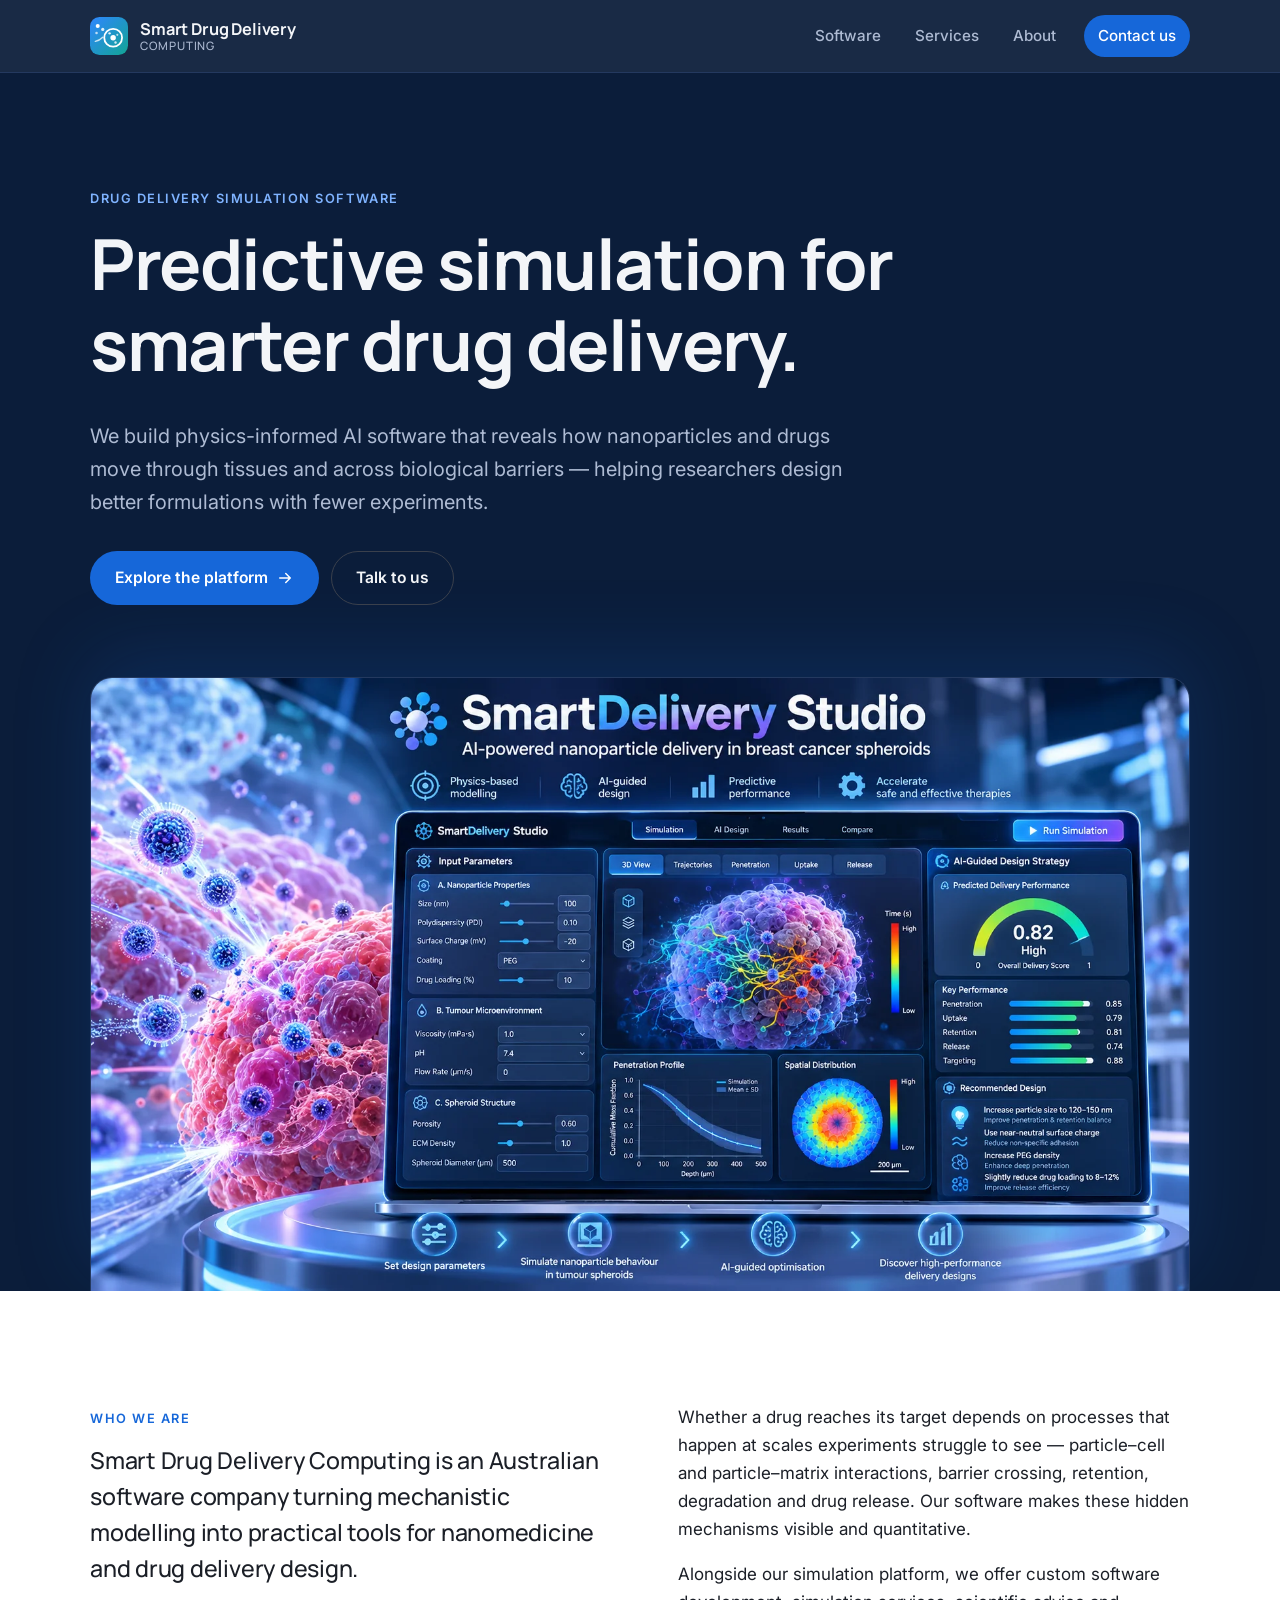
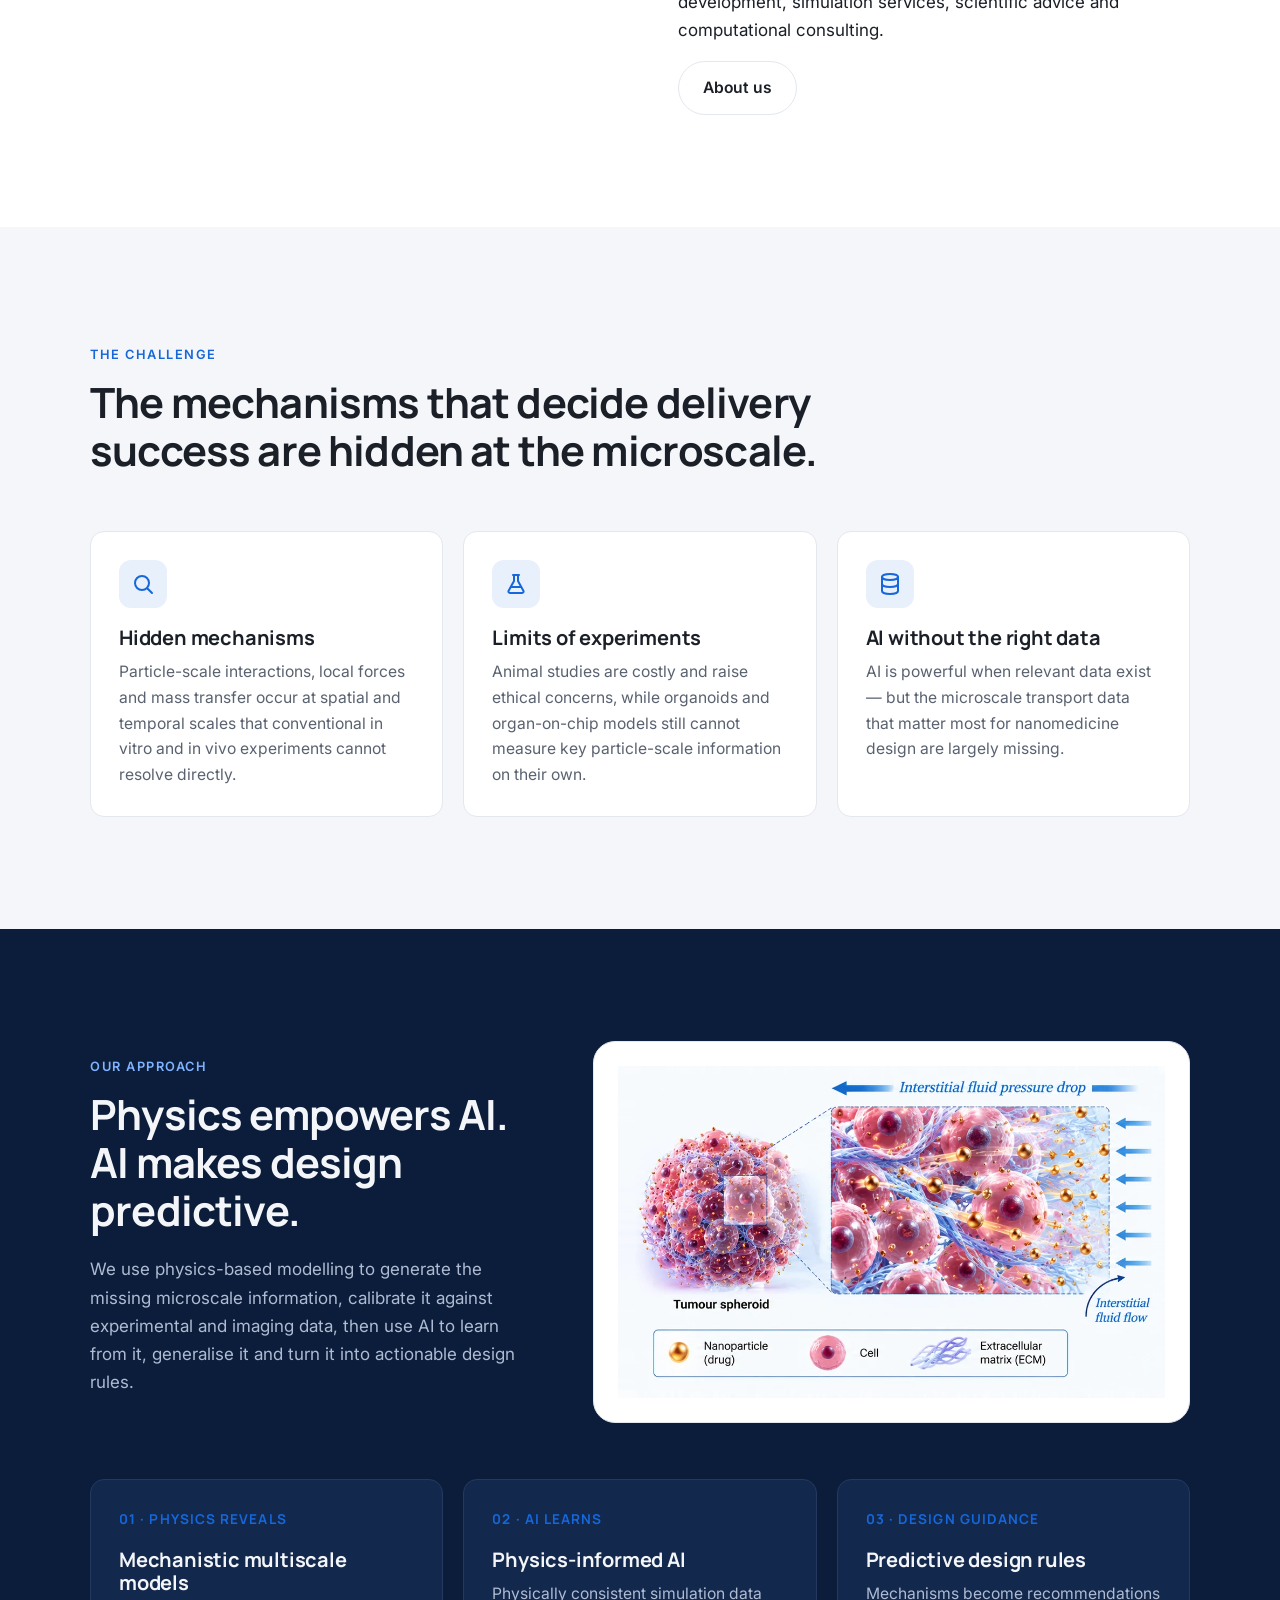
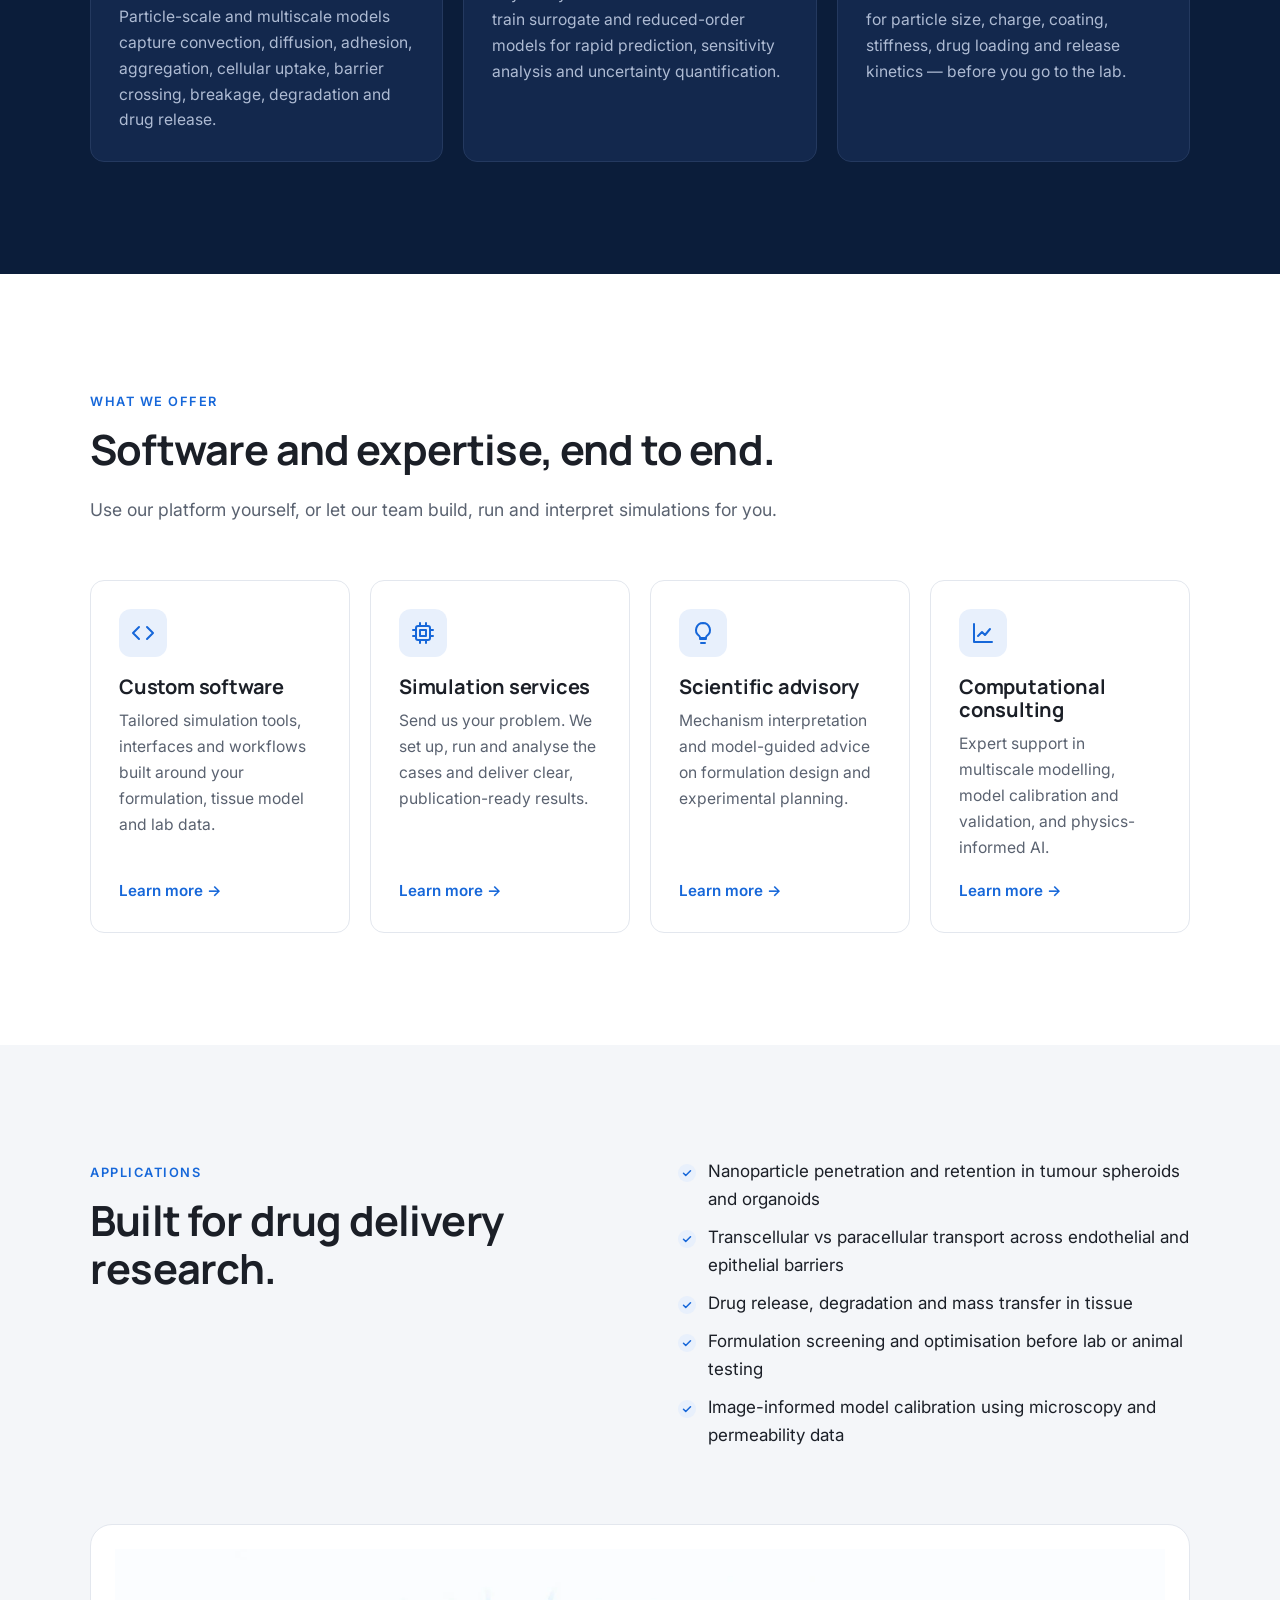
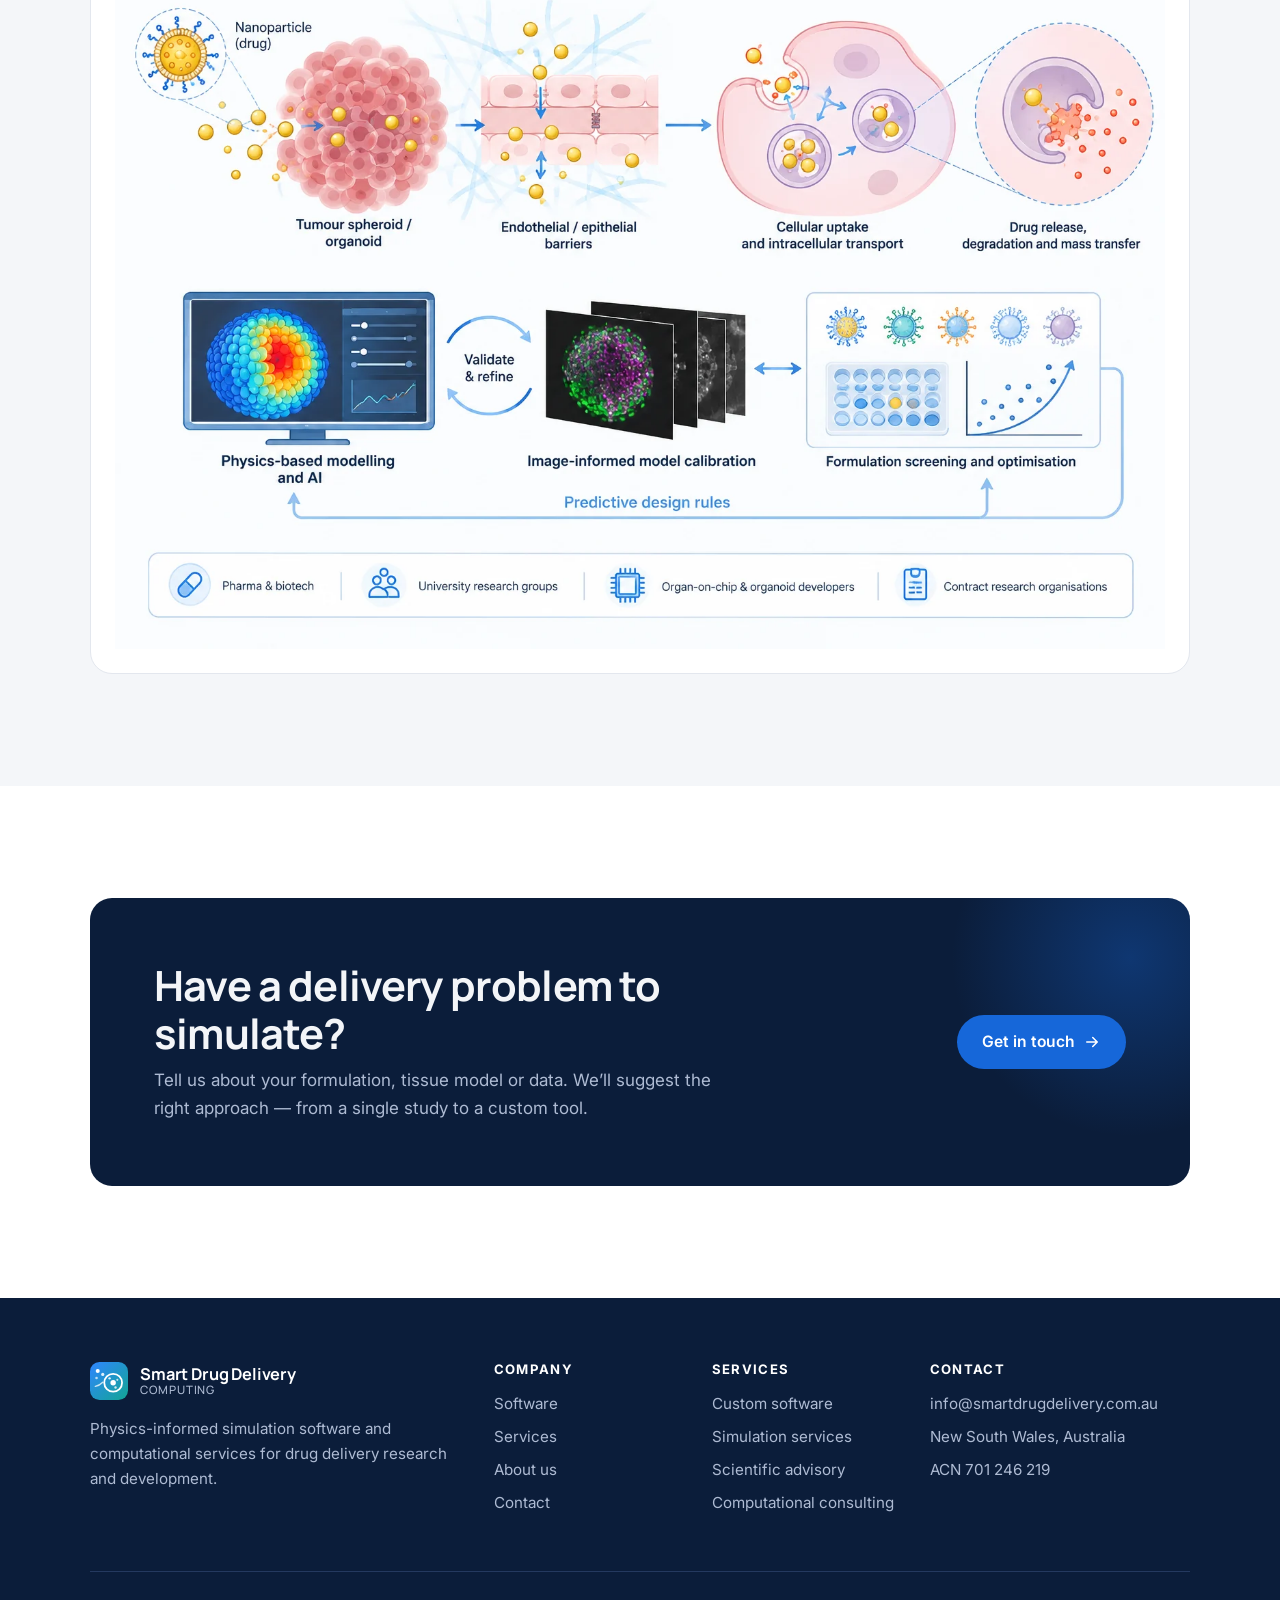
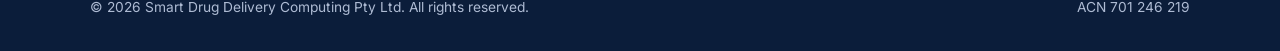
<file: index.html>
<!doctype html>
<html lang="en-AU">
<head>
<meta charset="utf-8">
<meta name="viewport" content="width=device-width, initial-scale=1">
<title>Smart Drug Delivery Computing — Drug delivery simulation software</title>
<meta name="description" content="Physics-informed AI software and computational services that predict how nanoparticles and drugs move through tissues and across biological barriers.">
<meta name="theme-color" content="#0b1d3a">
<link rel="icon" href="assets/img/logo.svg" type="image/svg+xml">
<meta property="og:type" content="website">
<meta property="og:site_name" content="Smart Drug Delivery Computing">
<meta property="og:title" content="Smart Drug Delivery Computing — Drug delivery simulation software">
<meta property="og:description" content="Physics-informed AI software and computational services that predict how nanoparticles and drugs move through tissues and across biological barriers.">
<meta property="og:image" content="https://smartdrugdelivery.com.au/assets/img/og-image.jpg">
<meta name="twitter:card" content="summary_large_image">
<link rel="preconnect" href="https://fonts.googleapis.com">
<link rel="preconnect" href="https://fonts.gstatic.com" crossorigin>
<link href="https://fonts.googleapis.com/css2?family=Inter:wght@400;500;600&family=Manrope:wght@500;600;700&display=swap" rel="stylesheet">
<link rel="stylesheet" href="assets/css/style.css">
<script>document.documentElement.classList.add('js');</script>
<script src="assets/js/main.js" defer></script>
<script type="application/ld+json">
{"@context":"https://schema.org","@type":"Organization","name":"Smart Drug Delivery Computing Pty Ltd","alternateName":"Smart Drug Delivery Computing","description":"Drug delivery simulation software, custom software development, simulation services and computational consulting.","email":"info@smartdrugdelivery.com.au","address":{"@type":"PostalAddress","addressRegion":"NSW","addressCountry":"AU"},"identifier":"ACN 701 246 219","foundingDate":"2026-08-10"}
</script>
</head>
<body>
<a class="skip-link" href="#main">Skip to content</a>
<header class="site-header">
  <nav class="container nav" aria-label="Main">
    <a class="brand" href="index.html">
      <img src="assets/img/logo.svg" alt="" width="38" height="38">
      <span class="brand-name">Smart Drug Delivery<small>Computing</small></span>
    </a>
    <button class="nav-toggle" type="button" aria-controls="nav-links" aria-expanded="false" aria-label="Open menu"><svg viewBox="0 0 24 24" fill="none" stroke="currentColor" stroke-width="2" stroke-linecap="round" stroke-linejoin="round" aria-hidden="true"><path d="M3 6h18M3 12h18M3 18h18"/></svg></button>
    <ul class="nav-links" id="nav-links">
      <li><a href="software.html">Software</a></li>
      <li><a href="services.html">Services</a></li>
      <li><a href="about.html">About</a></li>
      <li class="nav-cta"><a href="contact.html">Contact us</a></li>
    </ul>
  </nav>
</header>
<main id="main">

<section class="hero">
  <div class="container">
    <span class="eyebrow">Drug delivery simulation software</span>
    <h1>Predictive simulation for smarter drug delivery.</h1>
    <p class="hero-lead">We build physics-informed AI software that reveals how nanoparticles and drugs move through tissues and across biological barriers &mdash; helping researchers design better formulations with fewer experiments.</p>
    <div class="btn-row">
      <a class="btn btn-primary" href="software.html">Explore the platform <svg viewBox="0 0 24 24" fill="none" stroke="currentColor" stroke-width="2" stroke-linecap="round" stroke-linejoin="round" aria-hidden="true"><path d="M5 12h14M13 6l6 6-6 6"/></svg></a>
      <a class="btn btn-ghost" href="contact.html">Talk to us</a>
    </div>
    <div class="hero-media">
      <img src="assets/img/cover.webp" width="1679" height="937" alt="SmartDelivery Studio: AI-powered nanoparticle delivery simulation in breast cancer spheroids, showing input parameters, a 3D tumour spheroid view, penetration and spatial distribution profiles, and AI-recommended designs.">
    </div>
  </div>
</section>

<section class="section">
  <div class="container split align-start">
    <div class="reveal">
      <span class="eyebrow">Who we are</span>
      <p class="lead">Smart Drug Delivery Computing is an Australian software company turning mechanistic modelling into practical tools for nanomedicine and drug delivery design.</p>
    </div>
    <div class="reveal">
      <p>Whether a drug reaches its target depends on processes that happen at scales experiments struggle to see &mdash; particle&ndash;cell and particle&ndash;matrix interactions, barrier crossing, retention, degradation and drug release. Our software makes these hidden mechanisms visible and quantitative.</p>
      <p>Alongside our simulation platform, we offer custom software development, simulation services, scientific advice and computational consulting.</p>
      <a class="btn btn-outline" href="about.html">About us</a>
    </div>
  </div>
</section>

<section class="section section-soft">
  <div class="container">
    <div class="section-head reveal">
      <span class="eyebrow">The challenge</span>
      <h2>The mechanisms that decide delivery success are hidden at the microscale.</h2>
    </div>
    <div class="grid grid-3">
      <div class="card reveal">
        <span class="icon"><svg viewBox="0 0 24 24" fill="none" stroke="currentColor" stroke-width="2" stroke-linecap="round" stroke-linejoin="round" aria-hidden="true"><circle cx="11" cy="11" r="7"/><path d="M21 21l-4.3-4.3"/></svg></span>
        <h3>Hidden mechanisms</h3>
        <p>Particle-scale interactions, local forces and mass transfer occur at spatial and temporal scales that conventional in vitro and in vivo experiments cannot resolve directly.</p>
      </div>
      <div class="card reveal">
        <span class="icon"><svg viewBox="0 0 24 24" fill="none" stroke="currentColor" stroke-width="2" stroke-linecap="round" stroke-linejoin="round" aria-hidden="true"><path d="M9 3h6M10 3v6L4.5 19a1.5 1.5 0 0 0 1.3 2h12.4a1.5 1.5 0 0 0 1.3-2L14 9V3"/><path d="M7 15h10"/></svg></span>
        <h3>Limits of experiments</h3>
        <p>Animal studies are costly and raise ethical concerns, while organoids and organ-on-chip models still cannot measure key particle-scale information on their own.</p>
      </div>
      <div class="card reveal">
        <span class="icon"><svg viewBox="0 0 24 24" fill="none" stroke="currentColor" stroke-width="2" stroke-linecap="round" stroke-linejoin="round" aria-hidden="true"><ellipse cx="12" cy="5" rx="8" ry="3"/><path d="M4 5v14c0 1.7 3.6 3 8 3s8-1.3 8-3V5"/><path d="M4 12c0 1.7 3.6 3 8 3s8-1.3 8-3"/></svg></span>
        <h3>AI without the right data</h3>
        <p>AI is powerful when relevant data exist &mdash; but the microscale transport data that matter most for nanomedicine design are largely missing.</p>
      </div>
    </div>
  </div>
</section>

<section class="section section-dark">
  <div class="container">
    <div class="split wide-media">
      <div class="reveal">
        <span class="eyebrow" style="color:#7fb3ff">Our approach</span>
        <h2>Physics empowers AI. AI makes design predictive.</h2>
        <p>We use physics-based modelling to generate the missing microscale information, calibrate it against experimental and imaging data, then use AI to learn from it, generalise it and turn it into actionable design rules.</p>
      </div>
      <figure class="media-frame pad reveal">
        <img src="assets/img/approach.webp" width="1015" height="615" alt="A tumour spheroid with a magnified region showing nanoparticles moving between cells and extracellular matrix, driven by an interstitial fluid pressure drop.">
      </figure>
    </div>
    <div class="flow" style="margin-top:clamp(36px,5vw,56px)">
      <div class="card reveal">
        <span class="num">01 &middot; Physics reveals</span>
        <h3>Mechanistic multiscale models</h3>
        <p>Particle-scale and multiscale models capture convection, diffusion, adhesion, aggregation, cellular uptake, barrier crossing, breakage, degradation and drug release.</p>
      </div>
      <div class="card reveal">
        <span class="num">02 &middot; AI learns</span>
        <h3>Physics-informed AI</h3>
        <p>Physically consistent simulation data train surrogate and reduced-order models for rapid prediction, sensitivity analysis and uncertainty quantification.</p>
      </div>
      <div class="card reveal">
        <span class="num">03 &middot; Design guidance</span>
        <h3>Predictive design rules</h3>
        <p>Mechanisms become recommendations for particle size, charge, coating, stiffness, drug loading and release kinetics &mdash; before you go to the lab.</p>
      </div>
    </div>
  </div>
</section>

<section class="section">
  <div class="container">
    <div class="section-head reveal">
      <span class="eyebrow">What we offer</span>
      <h2>Software and expertise, end to end.</h2>
      <p>Use our platform yourself, or let our team build, run and interpret simulations for you.</p>
    </div>
    <div class="grid grid-4">
      <a class="card reveal" href="services.html#custom-software">
        <span class="icon"><svg viewBox="0 0 24 24" fill="none" stroke="currentColor" stroke-width="2" stroke-linecap="round" stroke-linejoin="round" aria-hidden="true"><polyline points="16 18 22 12 16 6"/><polyline points="8 6 2 12 8 18"/></svg></span>
        <h3>Custom software</h3>
        <p>Tailored simulation tools, interfaces and workflows built around your formulation, tissue model and lab data.</p>
        <span class="card-link">Learn more &rarr;</span>
      </a>
      <a class="card reveal" href="services.html#simulation-services">
        <span class="icon"><svg viewBox="0 0 24 24" fill="none" stroke="currentColor" stroke-width="2" stroke-linecap="round" stroke-linejoin="round" aria-hidden="true"><rect x="5" y="5" width="14" height="14" rx="2"/><rect x="9" y="9" width="6" height="6"/><path d="M9 2v3M15 2v3M9 19v3M15 19v3M19 9h3M19 15h3M2 9h3M2 15h3"/></svg></span>
        <h3>Simulation services</h3>
        <p>Send us your problem. We set up, run and analyse the cases and deliver clear, publication-ready results.</p>
        <span class="card-link">Learn more &rarr;</span>
      </a>
      <a class="card reveal" href="services.html#advisory">
        <span class="icon"><svg viewBox="0 0 24 24" fill="none" stroke="currentColor" stroke-width="2" stroke-linecap="round" stroke-linejoin="round" aria-hidden="true"><path d="M9 18h6M10 22h4"/><path d="M12 2a7 7 0 0 0-4 12.7c.6.5 1 1.2 1 2V17h6v-.3c0-.8.4-1.5 1-2A7 7 0 0 0 12 2z"/></svg></span>
        <h3>Scientific advisory</h3>
        <p>Mechanism interpretation and model-guided advice on formulation design and experimental planning.</p>
        <span class="card-link">Learn more &rarr;</span>
      </a>
      <a class="card reveal" href="services.html#consulting">
        <span class="icon"><svg viewBox="0 0 24 24" fill="none" stroke="currentColor" stroke-width="2" stroke-linecap="round" stroke-linejoin="round" aria-hidden="true"><path d="M3 3v18h18"/><path d="M7 15l4-4 3 3 5-6"/></svg></span>
        <h3>Computational consulting</h3>
        <p>Expert support in multiscale modelling, model calibration and validation, and physics-informed AI.</p>
        <span class="card-link">Learn more &rarr;</span>
      </a>
    </div>
  </div>
</section>

<section class="section section-soft">
  <div class="container">
    <div class="split align-start">
      <div class="reveal">
        <span class="eyebrow">Applications</span>
        <h2>Built for drug delivery research.</h2>
      </div>
      <ul class="checklist reveal">
        <li>Nanoparticle penetration and retention in tumour spheroids and organoids</li>
        <li>Transcellular vs paracellular transport across endothelial and epithelial barriers</li>
        <li>Drug release, degradation and mass transfer in tissue</li>
        <li>Formulation screening and optimisation before lab or animal testing</li>
        <li>Image-informed model calibration using microscopy and permeability data</li>
      </ul>
    </div>
    <figure class="media-frame pad reveal" style="margin-top:clamp(28px,4vw,48px)">
      <img src="assets/img/applications.webp" width="1536" height="1024" alt="Applications: nanoparticle transport into tumour spheroids and organoids, across endothelial and epithelial barriers, cellular uptake and intracellular transport, and drug release; physics-based modelling and AI validated by image-informed calibration and used for formulation screening, producing predictive design rules. For pharma and biotech, university research groups, organ-on-chip and organoid developers, and contract research organisations.">
    </figure>
  </div>
</section>

<section class="section section-cta">
  <div class="container">
    <div class="cta-band reveal">
      <div>
        <h2>Have a delivery problem to simulate?</h2>
        <p>Tell us about your formulation, tissue model or data. We&rsquo;ll suggest the right approach &mdash; from a single study to a custom tool.</p>
      </div>
      <a class="btn btn-primary" href="contact.html">Get in touch <svg viewBox="0 0 24 24" fill="none" stroke="currentColor" stroke-width="2" stroke-linecap="round" stroke-linejoin="round" aria-hidden="true"><path d="M5 12h14M13 6l6 6-6 6"/></svg></a>
    </div>
  </div>
</section>
</main>
<footer class="site-footer">
  <div class="container">
    <div class="footer-grid">
      <div class="footer-brand">
        <a class="brand" href="index.html">
          <img src="assets/img/logo.svg" alt="" width="38" height="38">
          <span class="brand-name">Smart Drug Delivery<small>Computing</small></span>
        </a>
        <p>Physics-informed simulation software and computational services for drug delivery research and development.</p>
      </div>
      <div>
        <h4>Company</h4>
        <ul>
          <li><a href="software.html">Software</a></li>
          <li><a href="services.html">Services</a></li>
          <li><a href="about.html">About us</a></li>
          <li><a href="contact.html">Contact</a></li>
        </ul>
      </div>
      <div>
        <h4>Services</h4>
        <ul>
          <li><a href="services.html#custom-software">Custom software</a></li>
          <li><a href="services.html#simulation-services">Simulation services</a></li>
          <li><a href="services.html#advisory">Scientific advisory</a></li>
          <li><a href="services.html#consulting">Computational consulting</a></li>
        </ul>
      </div>
      <div>
        <h4>Contact</h4>
        <ul>
          <li><a href="mailto:info@smartdrugdelivery.com.au">info@smartdrugdelivery.com.au</a></li>
          <li>New South Wales, Australia</li>
          <li>ACN 701 246 219</li>
        </ul>
      </div>
    </div>
    <div class="footer-bottom">
      <span>&copy; <span id="year">2026</span> Smart Drug Delivery Computing Pty Ltd. All rights reserved.</span>
      <span>ACN 701 246 219</span>
    </div>
  </div>
</footer>
</body>
</html>
</file>
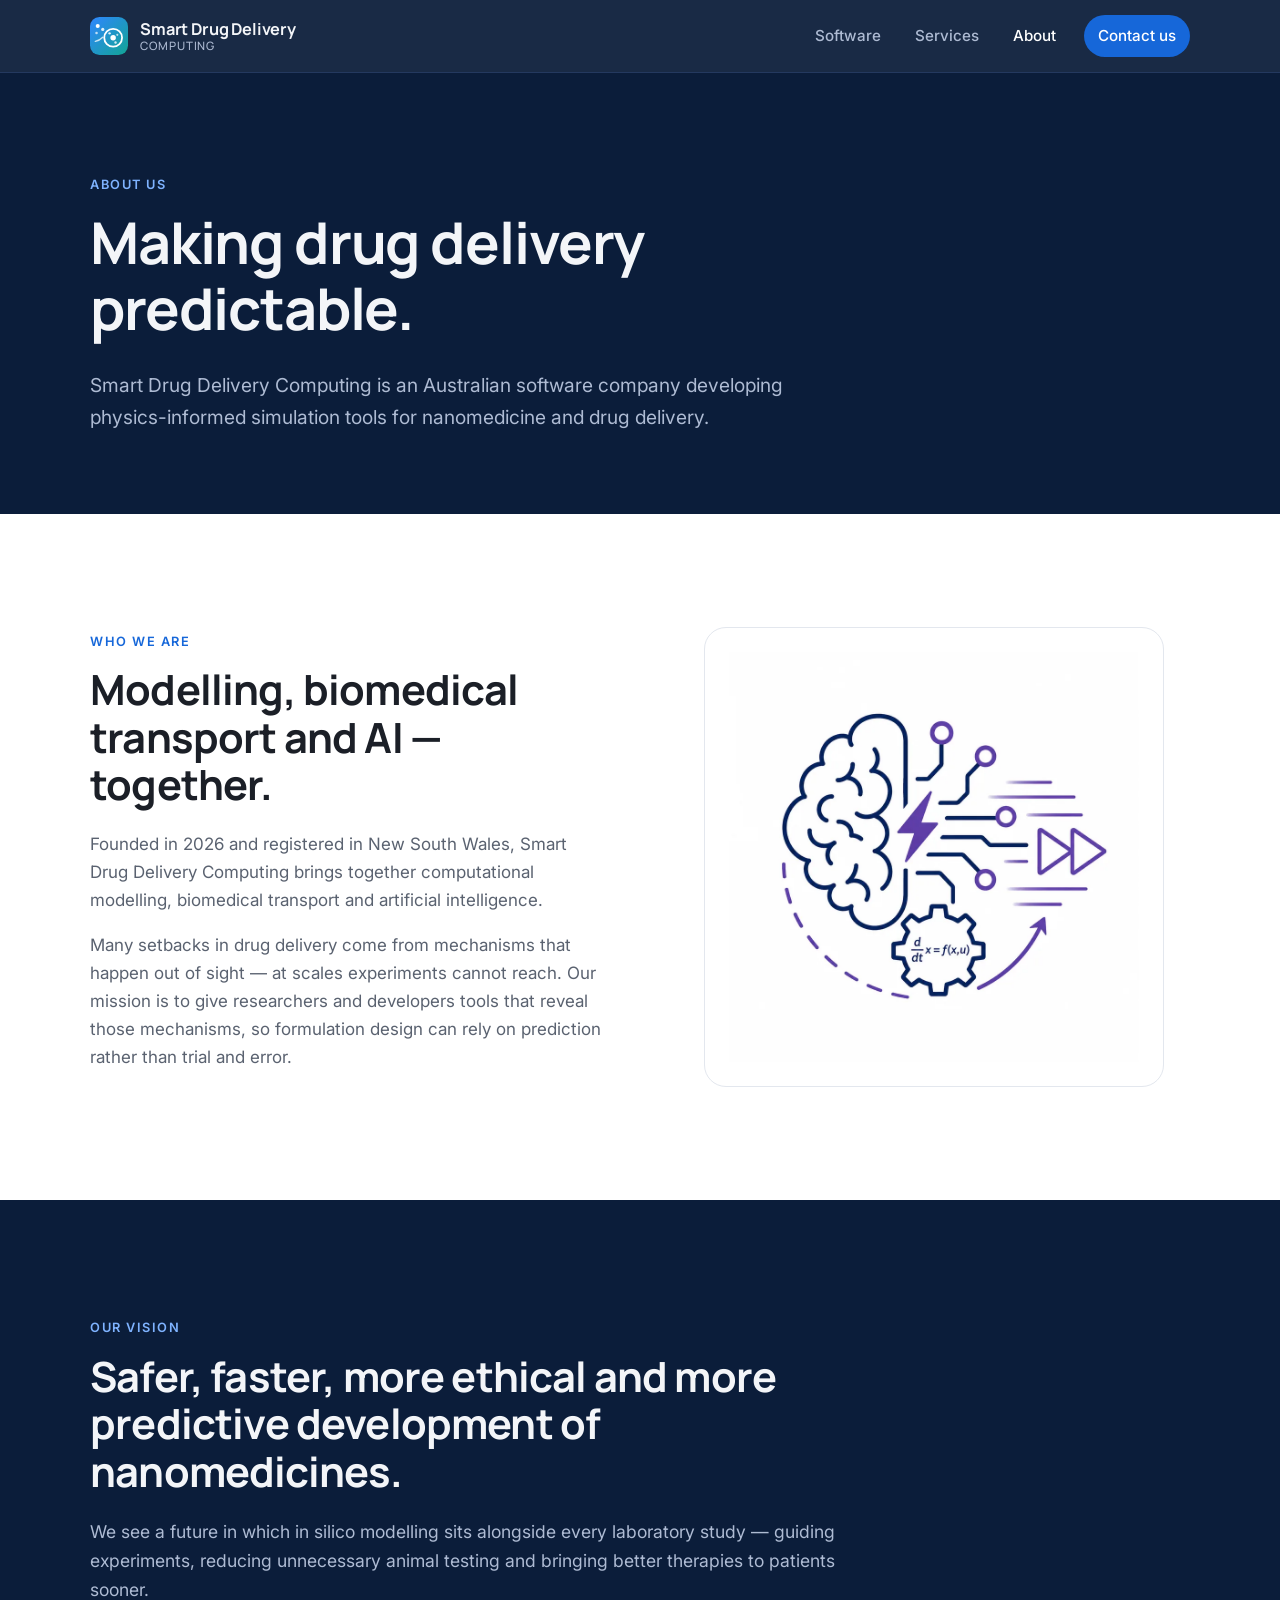
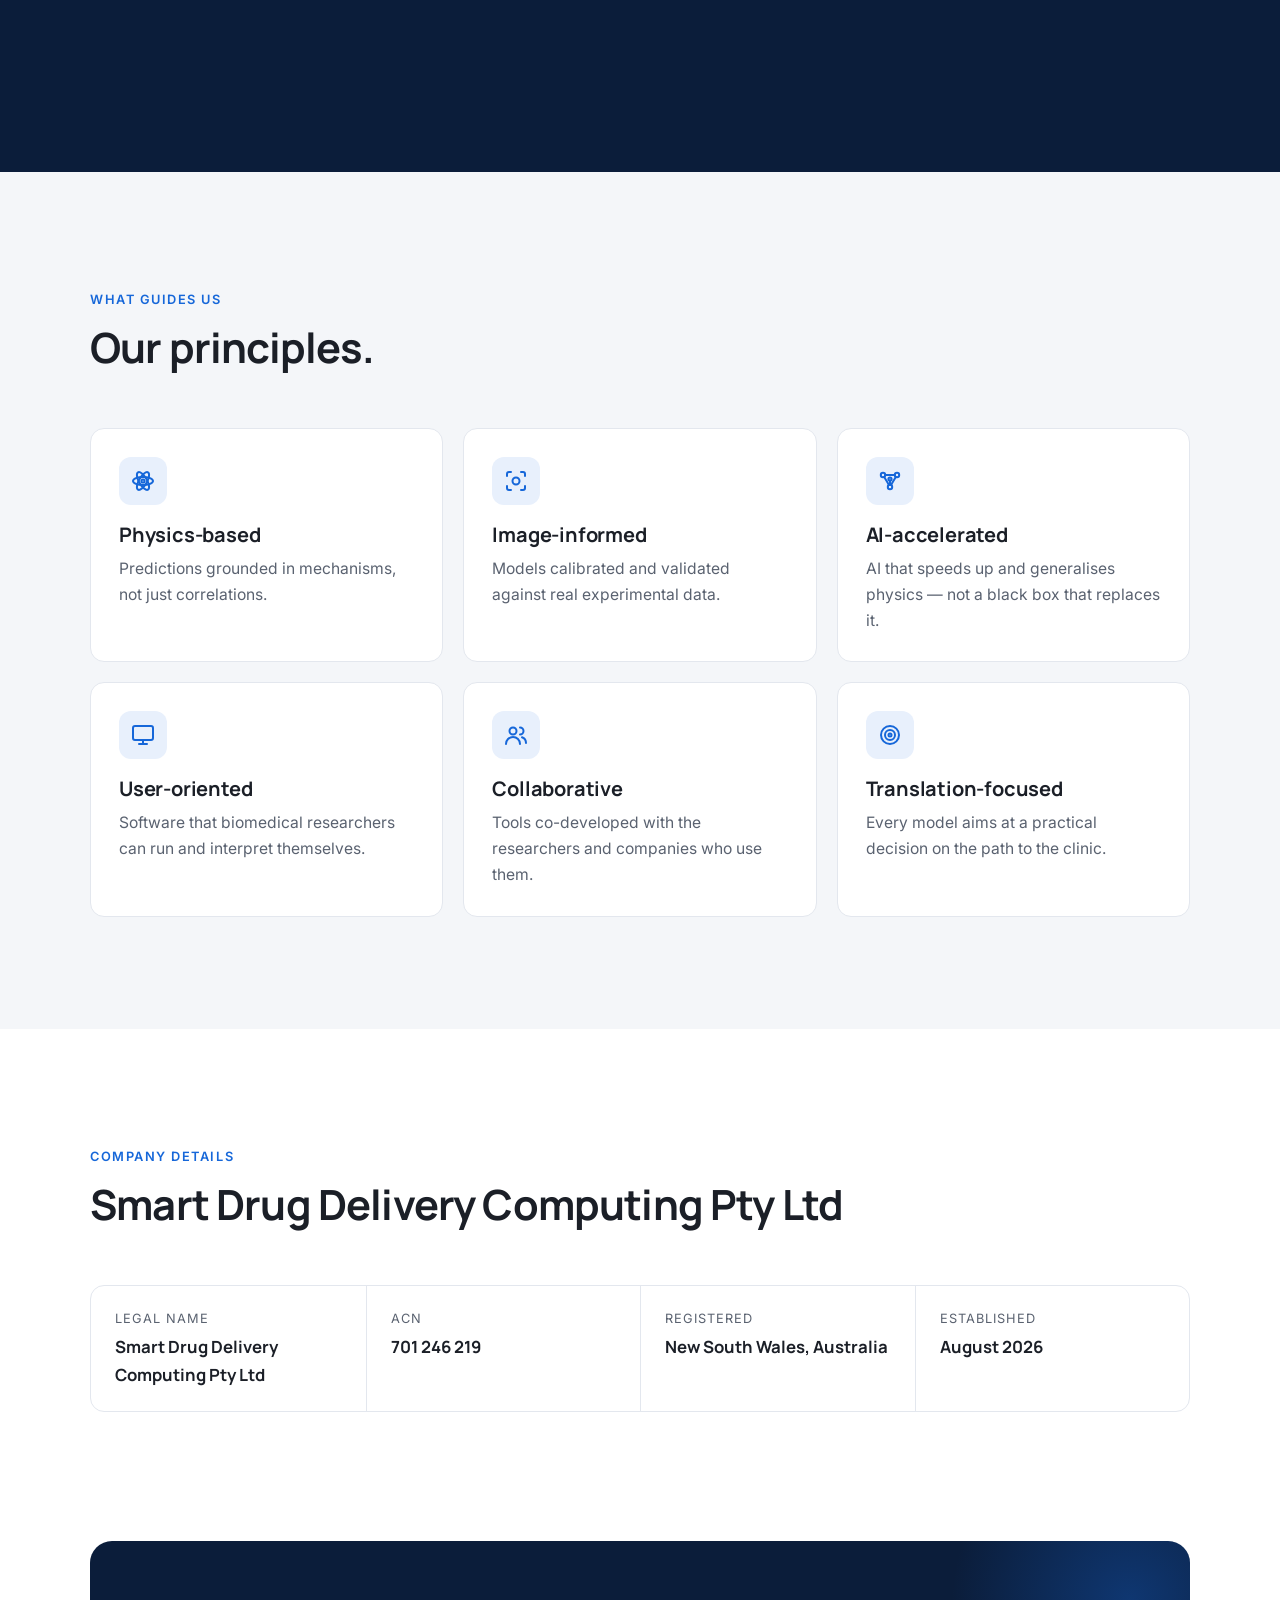
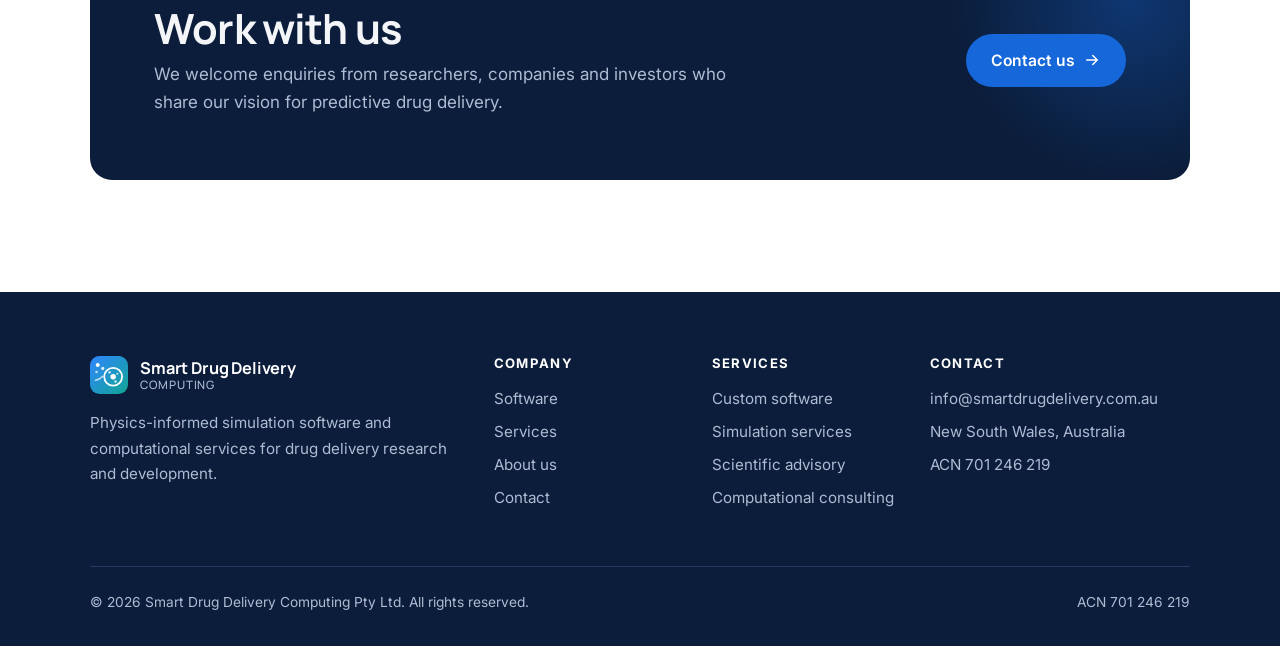
<file: about.html>
<!doctype html>
<html lang="en-AU">
<head>
<meta charset="utf-8">
<meta name="viewport" content="width=device-width, initial-scale=1">
<title>About us | Smart Drug Delivery Computing</title>
<meta name="description" content="Smart Drug Delivery Computing Pty Ltd is an Australian software company developing physics-informed simulation tools for nanomedicine and drug delivery.">
<meta name="theme-color" content="#0b1d3a">
<link rel="icon" href="assets/img/logo.svg" type="image/svg+xml">
<meta property="og:type" content="website">
<meta property="og:site_name" content="Smart Drug Delivery Computing">
<meta property="og:title" content="About us | Smart Drug Delivery Computing">
<meta property="og:description" content="Smart Drug Delivery Computing Pty Ltd is an Australian software company developing physics-informed simulation tools for nanomedicine and drug delivery.">
<meta property="og:image" content="https://smartdrugdelivery.com.au/assets/img/og-image.jpg">
<meta name="twitter:card" content="summary_large_image">
<link rel="preconnect" href="https://fonts.googleapis.com">
<link rel="preconnect" href="https://fonts.gstatic.com" crossorigin>
<link href="https://fonts.googleapis.com/css2?family=Inter:wght@400;500;600&family=Manrope:wght@500;600;700&display=swap" rel="stylesheet">
<link rel="stylesheet" href="assets/css/style.css">
<script>document.documentElement.classList.add('js');</script>
<script src="assets/js/main.js" defer></script>
</head>
<body>
<a class="skip-link" href="#main">Skip to content</a>
<header class="site-header">
  <nav class="container nav" aria-label="Main">
    <a class="brand" href="index.html">
      <img src="assets/img/logo.svg" alt="" width="38" height="38">
      <span class="brand-name">Smart Drug Delivery<small>Computing</small></span>
    </a>
    <button class="nav-toggle" type="button" aria-controls="nav-links" aria-expanded="false" aria-label="Open menu"><svg viewBox="0 0 24 24" fill="none" stroke="currentColor" stroke-width="2" stroke-linecap="round" stroke-linejoin="round" aria-hidden="true"><path d="M3 6h18M3 12h18M3 18h18"/></svg></button>
    <ul class="nav-links" id="nav-links">
      <li><a href="software.html">Software</a></li>
      <li><a href="services.html">Services</a></li>
      <li><a href="about.html" aria-current="page">About</a></li>
      <li class="nav-cta"><a href="contact.html">Contact us</a></li>
    </ul>
  </nav>
</header>
<main id="main">

<section class="page-hero">
  <div class="container">
    <span class="eyebrow">About us</span>
    <h1>Making drug delivery predictable.</h1>
    <p>Smart Drug Delivery Computing is an Australian software company developing physics-informed simulation tools for nanomedicine and drug delivery.</p>
  </div>
</section>

<section class="section">
  <div class="container split">
    <div class="reveal">
      <span class="eyebrow">Who we are</span>
      <h2>Modelling, biomedical transport and AI &mdash; together.</h2>
      <p class="muted">Founded in 2026 and registered in New South Wales, Smart Drug Delivery Computing brings together computational modelling, biomedical transport and artificial intelligence.</p>
      <p class="muted">Many setbacks in drug delivery come from mechanisms that happen out of sight &mdash; at scales experiments cannot reach. Our mission is to give researchers and developers tools that reveal those mechanisms, so formulation design can rely on prediction rather than trial and error.</p>
    </div>
    <figure class="media-frame pad reveal" style="max-width:460px;justify-self:center">
      <img src="assets/img/physics-ai.webp" width="900" height="900" alt="Illustration of physics equations and artificial intelligence combining.">
    </figure>
  </div>
</section>

<section class="section section-dark">
  <div class="container">
    <div class="section-head reveal">
      <span class="eyebrow" style="color:#7fb3ff">Our vision</span>
      <h2>Safer, faster, more ethical and more predictive development of nanomedicines.</h2>
      <p>We see a future in which in silico modelling sits alongside every laboratory study &mdash; guiding experiments, reducing unnecessary animal testing and bringing better therapies to patients sooner.</p>
    </div>
  </div>
</section>

<section class="section section-soft">
  <div class="container">
    <div class="section-head reveal">
      <span class="eyebrow">What guides us</span>
      <h2>Our principles.</h2>
    </div>
    <div class="grid grid-3">
      <div class="card reveal"><span class="icon"><svg viewBox="0 0 24 24" fill="none" stroke="currentColor" stroke-width="2" stroke-linecap="round" stroke-linejoin="round" aria-hidden="true"><circle cx="12" cy="12" r="1.6"/><ellipse cx="12" cy="12" rx="10" ry="4"/><ellipse cx="12" cy="12" rx="10" ry="4" transform="rotate(60 12 12)"/><ellipse cx="12" cy="12" rx="10" ry="4" transform="rotate(120 12 12)"/></svg></span><h3>Physics-based</h3><p>Predictions grounded in mechanisms, not just correlations.</p></div>
      <div class="card reveal"><span class="icon"><svg viewBox="0 0 24 24" fill="none" stroke="currentColor" stroke-width="2" stroke-linecap="round" stroke-linejoin="round" aria-hidden="true"><path d="M3 7V5a2 2 0 0 1 2-2h2M17 3h2a2 2 0 0 1 2 2v2M21 17v2a2 2 0 0 1-2 2h-2M7 21H5a2 2 0 0 1-2-2v-2"/><circle cx="12" cy="12" r="3.5"/></svg></span><h3>Image-informed</h3><p>Models calibrated and validated against real experimental data.</p></div>
      <div class="card reveal"><span class="icon"><svg viewBox="0 0 24 24" fill="none" stroke="currentColor" stroke-width="2" stroke-linecap="round" stroke-linejoin="round" aria-hidden="true"><circle cx="5" cy="6" r="2.2"/><circle cx="19" cy="6" r="2.2"/><circle cx="12" cy="18" r="2.2"/><circle cx="12" cy="10" r="1.6"/><path d="M7.2 6h9.6M6.2 8l4.8 8M17.8 8l-4.8 8M12 11.6v4.2"/></svg></span><h3>AI-accelerated</h3><p>AI that speeds up and generalises physics &mdash; not a black box that replaces it.</p></div>
      <div class="card reveal"><span class="icon"><svg viewBox="0 0 24 24" fill="none" stroke="currentColor" stroke-width="2" stroke-linecap="round" stroke-linejoin="round" aria-hidden="true"><rect x="2" y="3" width="20" height="14" rx="2"/><path d="M8 21h8M12 17v4"/></svg></span><h3>User-oriented</h3><p>Software that biomedical researchers can run and interpret themselves.</p></div>
      <div class="card reveal"><span class="icon"><svg viewBox="0 0 24 24" fill="none" stroke="currentColor" stroke-width="2" stroke-linecap="round" stroke-linejoin="round" aria-hidden="true"><circle cx="9" cy="8" r="3.5"/><path d="M2 21c0-3.9 3.1-7 7-7s7 3.1 7 7"/><path d="M16 4.5a3.5 3.5 0 0 1 0 7M18 14.3c2.3.9 4 3.2 4 5.7"/></svg></span><h3>Collaborative</h3><p>Tools co-developed with the researchers and companies who use them.</p></div>
      <div class="card reveal"><span class="icon"><svg viewBox="0 0 24 24" fill="none" stroke="currentColor" stroke-width="2" stroke-linecap="round" stroke-linejoin="round" aria-hidden="true"><circle cx="12" cy="12" r="9"/><circle cx="12" cy="12" r="5"/><circle cx="12" cy="12" r="1.5"/></svg></span><h3>Translation-focused</h3><p>Every model aims at a practical decision on the path to the clinic.</p></div>
    </div>
  </div>
</section>

<section class="section">
  <div class="container">
    <div class="section-head reveal">
      <span class="eyebrow">Company details</span>
      <h2>Smart Drug Delivery Computing Pty Ltd</h2>
    </div>
    <dl class="facts reveal">
      <div><dt>Legal name</dt><dd>Smart Drug Delivery Computing Pty Ltd</dd></div>
      <div><dt>ACN</dt><dd>701 246 219</dd></div>
      <div><dt>Registered</dt><dd>New South Wales, Australia</dd></div>
      <div><dt>Established</dt><dd>August 2026</dd></div>
    </dl>
  </div>
</section>

<section class="section section-cta">
  <div class="container">
    <div class="cta-band reveal">
      <div>
        <h2>Work with us</h2>
        <p>We welcome enquiries from researchers, companies and investors who share our vision for predictive drug delivery.</p>
      </div>
      <a class="btn btn-primary" href="contact.html">Contact us <svg viewBox="0 0 24 24" fill="none" stroke="currentColor" stroke-width="2" stroke-linecap="round" stroke-linejoin="round" aria-hidden="true"><path d="M5 12h14M13 6l6 6-6 6"/></svg></a>
    </div>
  </div>
</section>
</main>
<footer class="site-footer">
  <div class="container">
    <div class="footer-grid">
      <div class="footer-brand">
        <a class="brand" href="index.html">
          <img src="assets/img/logo.svg" alt="" width="38" height="38">
          <span class="brand-name">Smart Drug Delivery<small>Computing</small></span>
        </a>
        <p>Physics-informed simulation software and computational services for drug delivery research and development.</p>
      </div>
      <div>
        <h4>Company</h4>
        <ul>
          <li><a href="software.html">Software</a></li>
          <li><a href="services.html">Services</a></li>
          <li><a href="about.html">About us</a></li>
          <li><a href="contact.html">Contact</a></li>
        </ul>
      </div>
      <div>
        <h4>Services</h4>
        <ul>
          <li><a href="services.html#custom-software">Custom software</a></li>
          <li><a href="services.html#simulation-services">Simulation services</a></li>
          <li><a href="services.html#advisory">Scientific advisory</a></li>
          <li><a href="services.html#consulting">Computational consulting</a></li>
        </ul>
      </div>
      <div>
        <h4>Contact</h4>
        <ul>
          <li><a href="mailto:info@smartdrugdelivery.com.au">info@smartdrugdelivery.com.au</a></li>
          <li>New South Wales, Australia</li>
          <li>ACN 701 246 219</li>
        </ul>
      </div>
    </div>
    <div class="footer-bottom">
      <span>&copy; <span id="year">2026</span> Smart Drug Delivery Computing Pty Ltd. All rights reserved.</span>
      <span>ACN 701 246 219</span>
    </div>
  </div>
</footer>
</body>
</html>
</file>
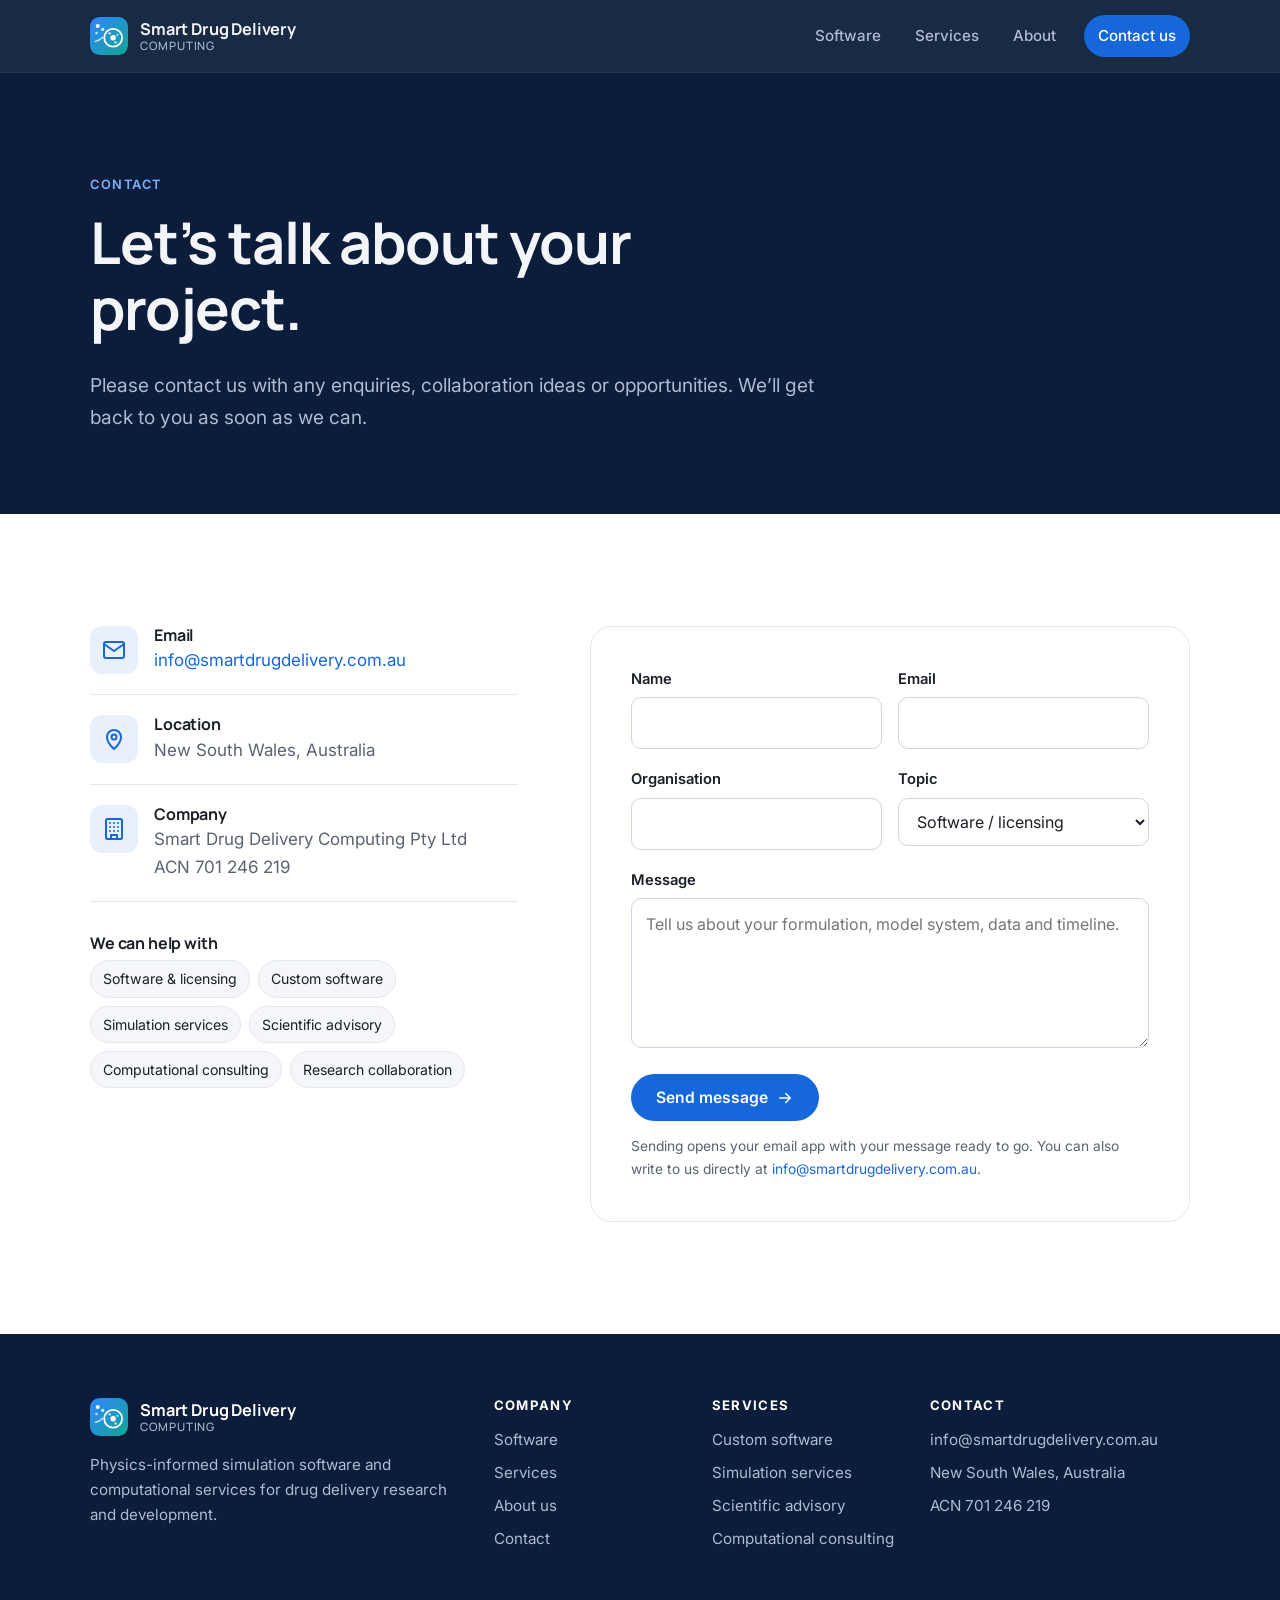
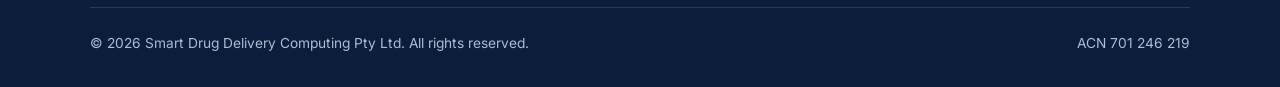
<file: contact.html>
<!doctype html>
<html lang="en-AU">
<head>
<meta charset="utf-8">
<meta name="viewport" content="width=device-width, initial-scale=1">
<title>Contact | Smart Drug Delivery Computing</title>
<meta name="description" content="Contact Smart Drug Delivery Computing about drug delivery simulation software, custom development, simulation services and consulting.">
<meta name="theme-color" content="#0b1d3a">
<link rel="icon" href="assets/img/logo.svg" type="image/svg+xml">
<meta property="og:type" content="website">
<meta property="og:site_name" content="Smart Drug Delivery Computing">
<meta property="og:title" content="Contact | Smart Drug Delivery Computing">
<meta property="og:description" content="Contact Smart Drug Delivery Computing about drug delivery simulation software, custom development, simulation services and consulting.">
<meta property="og:image" content="https://smartdrugdelivery.com.au/assets/img/og-image.jpg">
<meta name="twitter:card" content="summary_large_image">
<link rel="preconnect" href="https://fonts.googleapis.com">
<link rel="preconnect" href="https://fonts.gstatic.com" crossorigin>
<link href="https://fonts.googleapis.com/css2?family=Inter:wght@400;500;600&family=Manrope:wght@500;600;700&display=swap" rel="stylesheet">
<link rel="stylesheet" href="assets/css/style.css">
<script>document.documentElement.classList.add('js');</script>
<script src="assets/js/main.js" defer></script>
</head>
<body>
<a class="skip-link" href="#main">Skip to content</a>
<header class="site-header">
  <nav class="container nav" aria-label="Main">
    <a class="brand" href="index.html">
      <img src="assets/img/logo.svg" alt="" width="38" height="38">
      <span class="brand-name">Smart Drug Delivery<small>Computing</small></span>
    </a>
    <button class="nav-toggle" type="button" aria-controls="nav-links" aria-expanded="false" aria-label="Open menu"><svg viewBox="0 0 24 24" fill="none" stroke="currentColor" stroke-width="2" stroke-linecap="round" stroke-linejoin="round" aria-hidden="true"><path d="M3 6h18M3 12h18M3 18h18"/></svg></button>
    <ul class="nav-links" id="nav-links">
      <li><a href="software.html">Software</a></li>
      <li><a href="services.html">Services</a></li>
      <li><a href="about.html">About</a></li>
      <li class="nav-cta"><a href="contact.html" aria-current="page">Contact us</a></li>
    </ul>
  </nav>
</header>
<main id="main">

<section class="page-hero">
  <div class="container">
    <span class="eyebrow">Contact</span>
    <h1>Let&rsquo;s talk about your project.</h1>
    <p>Please contact us with any enquiries, collaboration ideas or opportunities. We&rsquo;ll get back to you as soon as we can.</p>
  </div>
</section>

<section class="section">
  <div class="container contact-grid">
    <div class="reveal">
      <div class="contact-item">
        <span class="icon"><svg viewBox="0 0 24 24" fill="none" stroke="currentColor" stroke-width="2" stroke-linecap="round" stroke-linejoin="round" aria-hidden="true"><rect x="2" y="4" width="20" height="16" rx="2"/><path d="M22 6l-10 7L2 6"/></svg></span>
        <div><h3>Email</h3><p><a href="mailto:info@smartdrugdelivery.com.au">info@smartdrugdelivery.com.au</a></p></div>
      </div>
      <div class="contact-item">
        <span class="icon"><svg viewBox="0 0 24 24" fill="none" stroke="currentColor" stroke-width="2" stroke-linecap="round" stroke-linejoin="round" aria-hidden="true"><path d="M12 22s7-6.2 7-12a7 7 0 0 0-14 0c0 5.8 7 12 7 12z"/><circle cx="12" cy="10" r="2.5"/></svg></span>
        <div><h3>Location</h3><p>New South Wales, Australia</p></div>
      </div>
      <div class="contact-item">
        <span class="icon"><svg viewBox="0 0 24 24" fill="none" stroke="currentColor" stroke-width="2" stroke-linecap="round" stroke-linejoin="round" aria-hidden="true"><rect x="4" y="2" width="16" height="20" rx="1.5"/><path d="M9 22v-4h6v4M8 6h.01M12 6h.01M16 6h.01M8 10h.01M12 10h.01M16 10h.01M8 14h.01M12 14h.01M16 14h.01"/></svg></span>
        <div><h3>Company</h3><p>Smart Drug Delivery Computing Pty Ltd<br>ACN 701 246 219</p></div>
      </div>
      <h3 style="margin-top:32px;font-size:1rem">We can help with</h3>
      <ul class="tags">
        <li>Software &amp; licensing</li><li>Custom software</li><li>Simulation services</li><li>Scientific advisory</li><li>Computational consulting</li><li>Research collaboration</li>
      </ul>
    </div>

    <form class="form reveal" id="contact-form" data-email="info@smartdrugdelivery.com.au">
      <div class="form-row">
        <div class="field"><label for="name">Name</label><input id="name" name="name" autocomplete="name" required></div>
        <div class="field"><label for="email">Email</label><input id="email" name="email" type="email" autocomplete="email" required></div>
      </div>
      <div class="form-row">
        <div class="field"><label for="organisation">Organisation</label><input id="organisation" name="organisation" autocomplete="organization"></div>
        <div class="field"><label for="topic">Topic</label>
          <select id="topic" name="topic">
            <option>Software / licensing</option>
            <option>Custom software development</option>
            <option>Simulation services</option>
            <option>Scientific advisory</option>
            <option>Computational consulting</option>
            <option>Research collaboration</option>
            <option>Other</option>
          </select>
        </div>
      </div>
      <div class="field"><label for="message">Message</label><textarea id="message" name="message" required placeholder="Tell us about your formulation, model system, data and timeline."></textarea></div>
      <button class="btn btn-primary" type="submit">Send message <svg viewBox="0 0 24 24" fill="none" stroke="currentColor" stroke-width="2" stroke-linecap="round" stroke-linejoin="round" aria-hidden="true"><path d="M5 12h14M13 6l6 6-6 6"/></svg></button>
      <p class="form-note">Sending opens your email app with your message ready to go. You can also write to us directly at <a href="mailto:info@smartdrugdelivery.com.au">info@smartdrugdelivery.com.au</a>.</p>
    </form>
  </div>
</section>
</main>
<footer class="site-footer">
  <div class="container">
    <div class="footer-grid">
      <div class="footer-brand">
        <a class="brand" href="index.html">
          <img src="assets/img/logo.svg" alt="" width="38" height="38">
          <span class="brand-name">Smart Drug Delivery<small>Computing</small></span>
        </a>
        <p>Physics-informed simulation software and computational services for drug delivery research and development.</p>
      </div>
      <div>
        <h4>Company</h4>
        <ul>
          <li><a href="software.html">Software</a></li>
          <li><a href="services.html">Services</a></li>
          <li><a href="about.html">About us</a></li>
          <li><a href="contact.html">Contact</a></li>
        </ul>
      </div>
      <div>
        <h4>Services</h4>
        <ul>
          <li><a href="services.html#custom-software">Custom software</a></li>
          <li><a href="services.html#simulation-services">Simulation services</a></li>
          <li><a href="services.html#advisory">Scientific advisory</a></li>
          <li><a href="services.html#consulting">Computational consulting</a></li>
        </ul>
      </div>
      <div>
        <h4>Contact</h4>
        <ul>
          <li><a href="mailto:info@smartdrugdelivery.com.au">info@smartdrugdelivery.com.au</a></li>
          <li>New South Wales, Australia</li>
          <li>ACN 701 246 219</li>
        </ul>
      </div>
    </div>
    <div class="footer-bottom">
      <span>&copy; <span id="year">2026</span> Smart Drug Delivery Computing Pty Ltd. All rights reserved.</span>
      <span>ACN 701 246 219</span>
    </div>
  </div>
</footer>
</body>
</html>
</file>
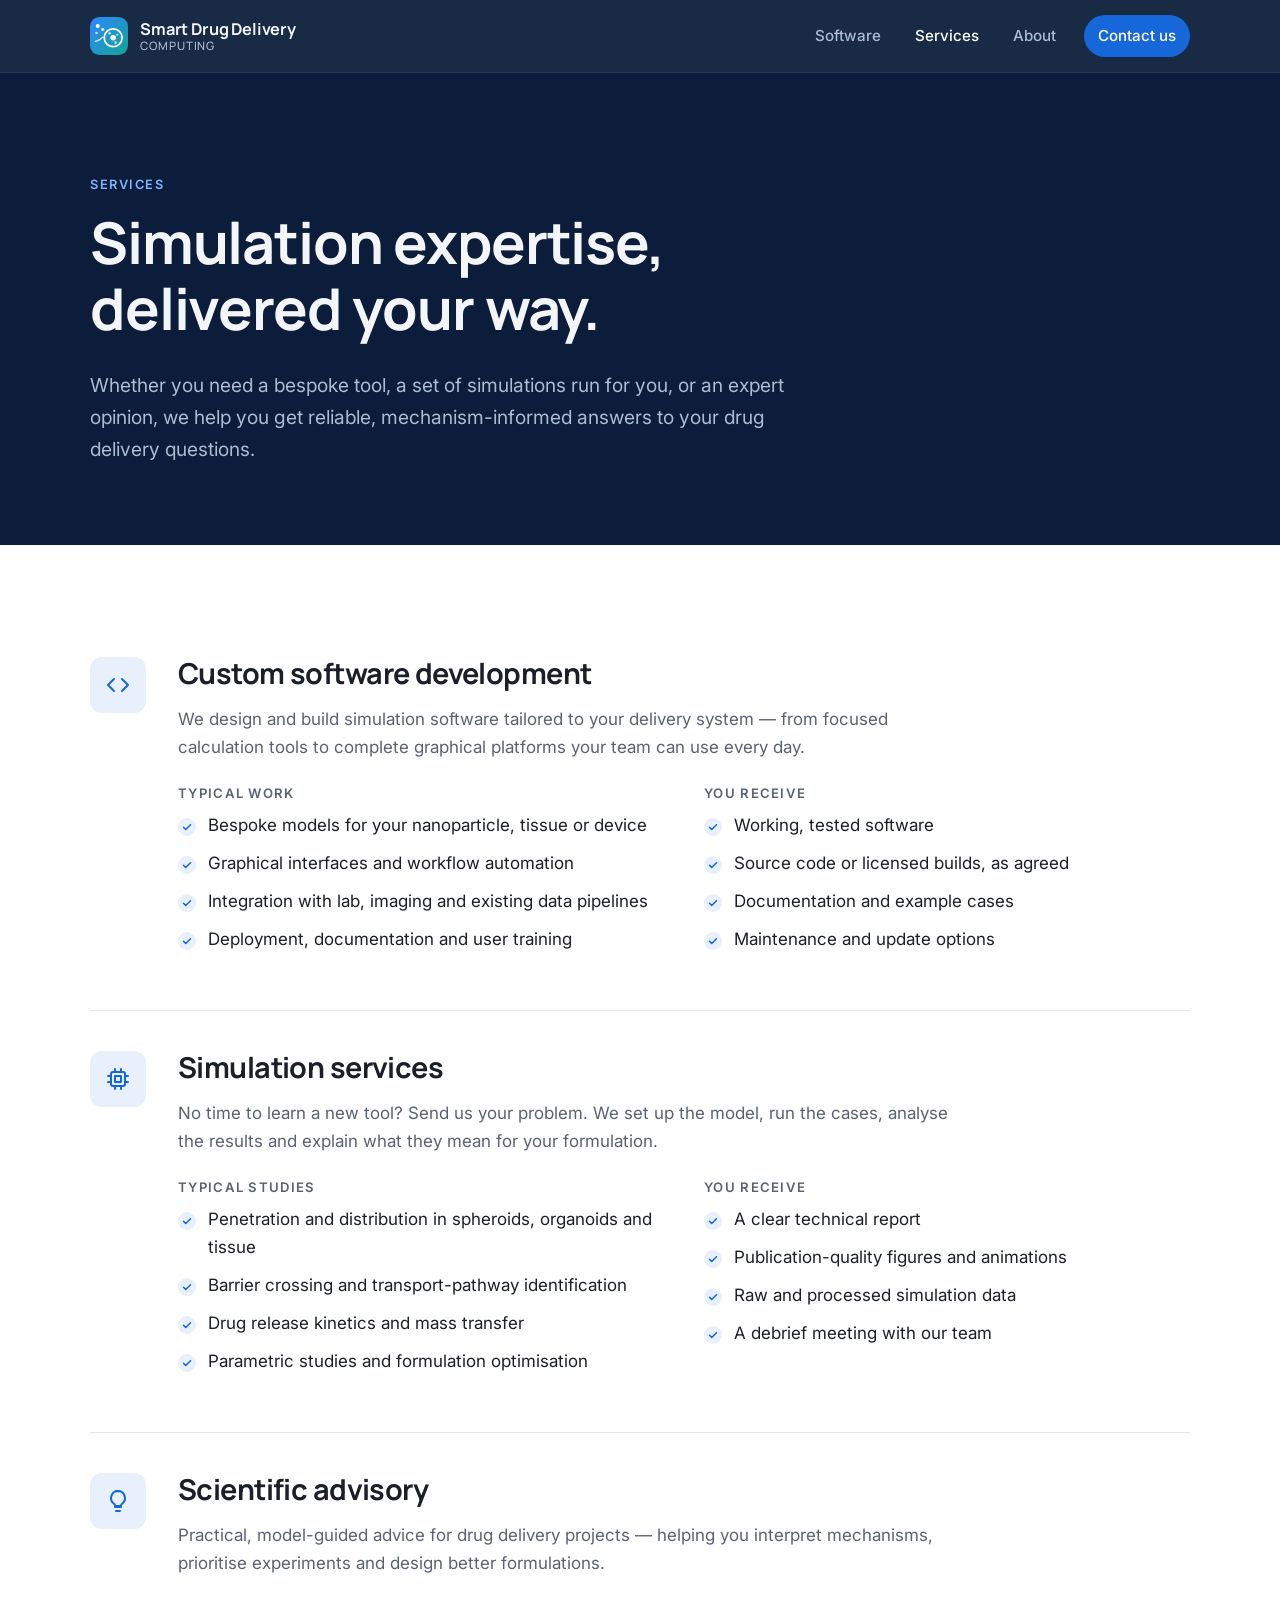
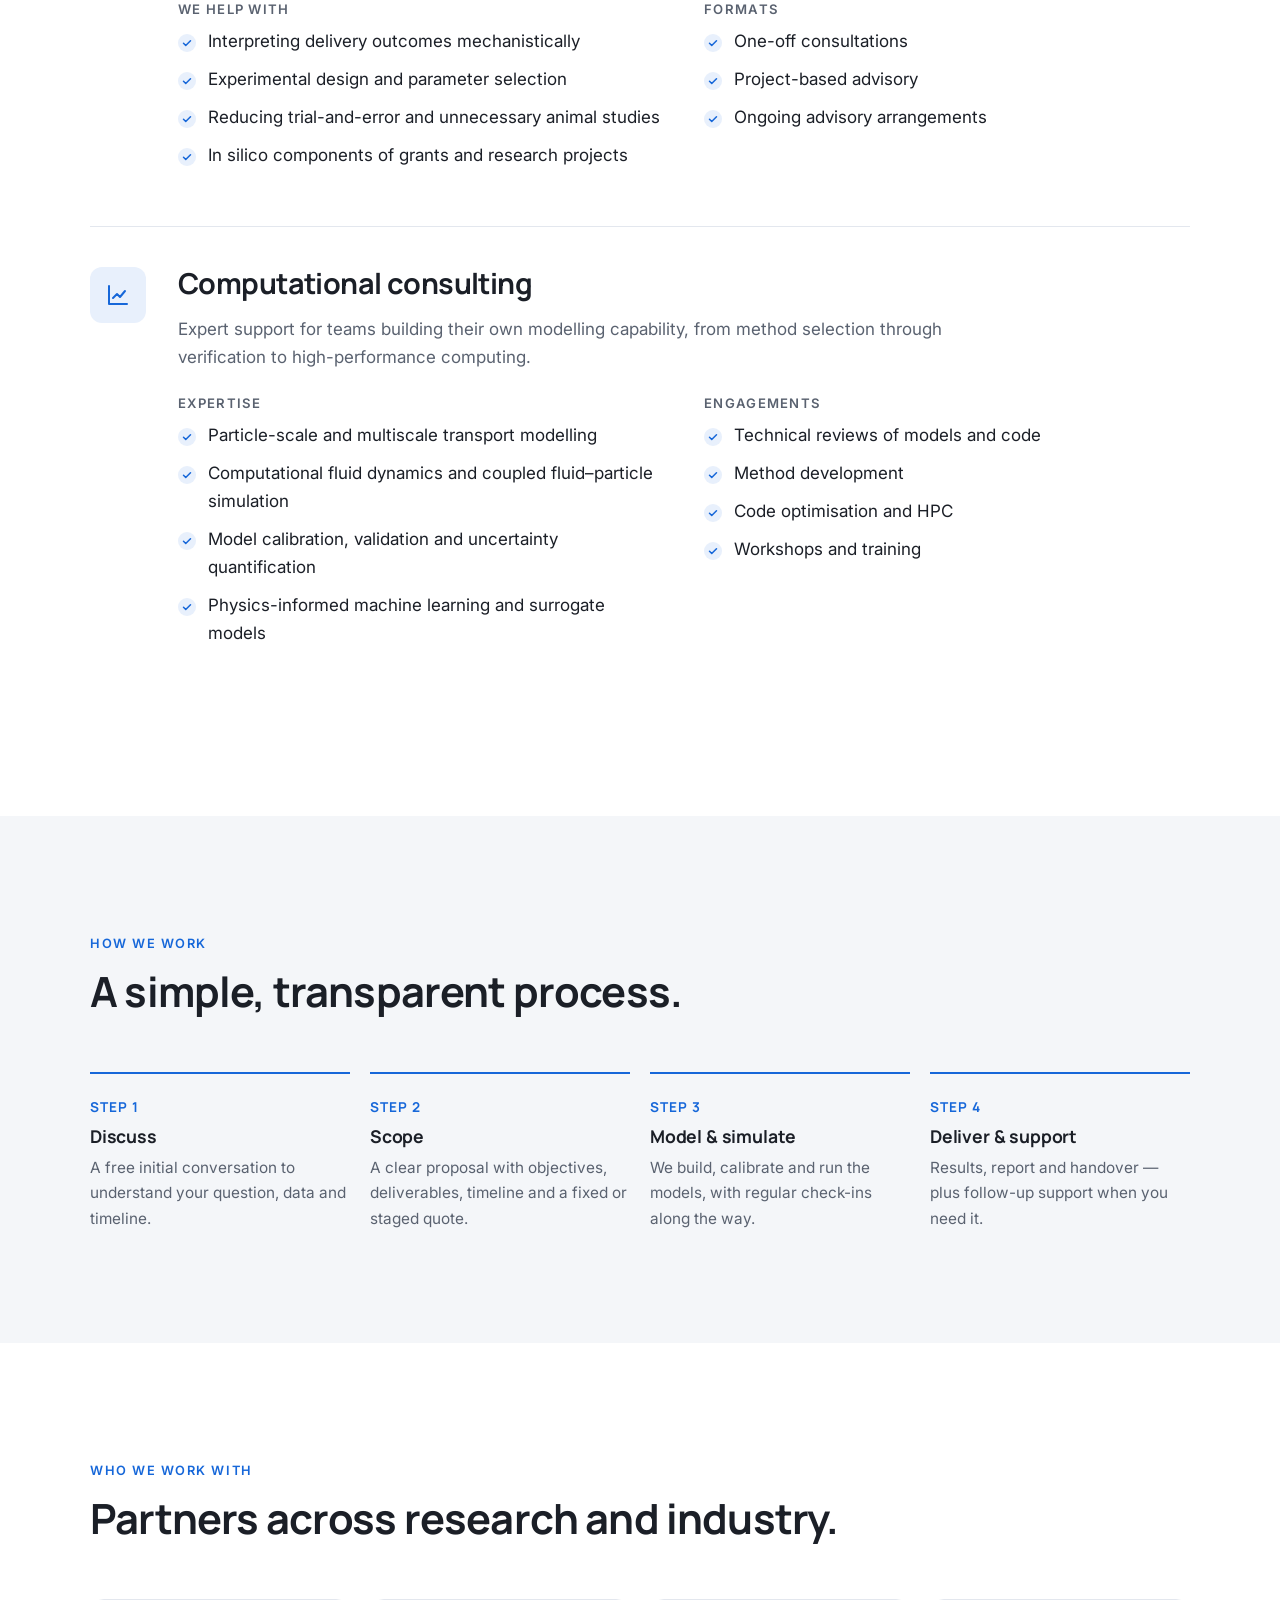
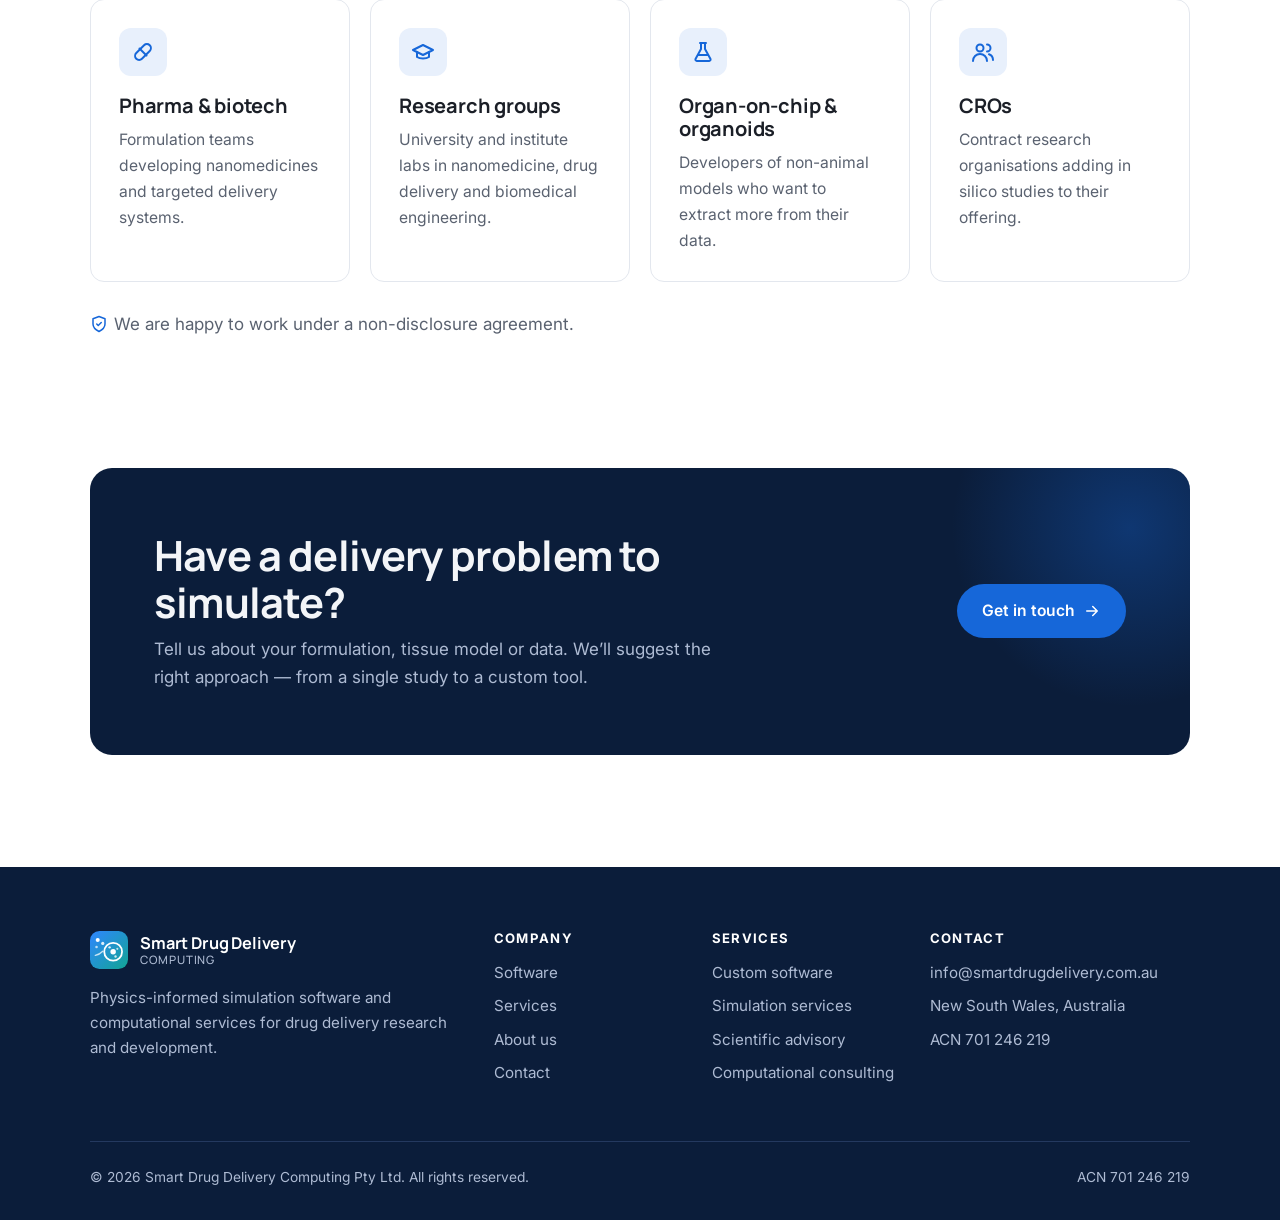
<file: services.html>
<!doctype html>
<html lang="en-AU">
<head>
<meta charset="utf-8">
<meta name="viewport" content="width=device-width, initial-scale=1">
<title>Services | Smart Drug Delivery Computing</title>
<meta name="description" content="Custom simulation software, simulation services, scientific advisory and computational consulting for drug delivery and nanomedicine.">
<meta name="theme-color" content="#0b1d3a">
<link rel="icon" href="assets/img/logo.svg" type="image/svg+xml">
<meta property="og:type" content="website">
<meta property="og:site_name" content="Smart Drug Delivery Computing">
<meta property="og:title" content="Services | Smart Drug Delivery Computing">
<meta property="og:description" content="Custom simulation software, simulation services, scientific advisory and computational consulting for drug delivery and nanomedicine.">
<meta property="og:image" content="https://smartdrugdelivery.com.au/assets/img/og-image.jpg">
<meta name="twitter:card" content="summary_large_image">
<link rel="preconnect" href="https://fonts.googleapis.com">
<link rel="preconnect" href="https://fonts.gstatic.com" crossorigin>
<link href="https://fonts.googleapis.com/css2?family=Inter:wght@400;500;600&family=Manrope:wght@500;600;700&display=swap" rel="stylesheet">
<link rel="stylesheet" href="assets/css/style.css">
<script>document.documentElement.classList.add('js');</script>
<script src="assets/js/main.js" defer></script>
</head>
<body>
<a class="skip-link" href="#main">Skip to content</a>
<header class="site-header">
  <nav class="container nav" aria-label="Main">
    <a class="brand" href="index.html">
      <img src="assets/img/logo.svg" alt="" width="38" height="38">
      <span class="brand-name">Smart Drug Delivery<small>Computing</small></span>
    </a>
    <button class="nav-toggle" type="button" aria-controls="nav-links" aria-expanded="false" aria-label="Open menu"><svg viewBox="0 0 24 24" fill="none" stroke="currentColor" stroke-width="2" stroke-linecap="round" stroke-linejoin="round" aria-hidden="true"><path d="M3 6h18M3 12h18M3 18h18"/></svg></button>
    <ul class="nav-links" id="nav-links">
      <li><a href="software.html">Software</a></li>
      <li><a href="services.html" aria-current="page">Services</a></li>
      <li><a href="about.html">About</a></li>
      <li class="nav-cta"><a href="contact.html">Contact us</a></li>
    </ul>
  </nav>
</header>
<main id="main">

<section class="page-hero">
  <div class="container">
    <span class="eyebrow">Services</span>
    <h1>Simulation expertise, delivered your way.</h1>
    <p>Whether you need a bespoke tool, a set of simulations run for you, or an expert opinion, we help you get reliable, mechanism-informed answers to your drug delivery questions.</p>
  </div>
</section>

<section class="section">
  <div class="container">

    <article class="service reveal" id="custom-software">
      <span class="icon"><svg viewBox="0 0 24 24" fill="none" stroke="currentColor" stroke-width="2" stroke-linecap="round" stroke-linejoin="round" aria-hidden="true"><polyline points="16 18 22 12 16 6"/><polyline points="8 6 2 12 8 18"/></svg></span>
      <div>
        <h2>Custom software development</h2>
        <p>We design and build simulation software tailored to your delivery system &mdash; from focused calculation tools to complete graphical platforms your team can use every day.</p>
        <div class="cols">
          <div><h4>Typical work</h4><ul class="checklist"><li>Bespoke models for your nanoparticle, tissue or device</li><li>Graphical interfaces and workflow automation</li><li>Integration with lab, imaging and existing data pipelines</li><li>Deployment, documentation and user training</li></ul></div>
          <div><h4>You receive</h4><ul class="checklist"><li>Working, tested software</li><li>Source code or licensed builds, as agreed</li><li>Documentation and example cases</li><li>Maintenance and update options</li></ul></div>
        </div>
      </div>
    </article>
    <article class="service reveal" id="simulation-services">
      <span class="icon"><svg viewBox="0 0 24 24" fill="none" stroke="currentColor" stroke-width="2" stroke-linecap="round" stroke-linejoin="round" aria-hidden="true"><rect x="5" y="5" width="14" height="14" rx="2"/><rect x="9" y="9" width="6" height="6"/><path d="M9 2v3M15 2v3M9 19v3M15 19v3M19 9h3M19 15h3M2 9h3M2 15h3"/></svg></span>
      <div>
        <h2>Simulation services</h2>
        <p>No time to learn a new tool? Send us your problem. We set up the model, run the cases, analyse the results and explain what they mean for your formulation.</p>
        <div class="cols">
          <div><h4>Typical studies</h4><ul class="checklist"><li>Penetration and distribution in spheroids, organoids and tissue</li><li>Barrier crossing and transport-pathway identification</li><li>Drug release kinetics and mass transfer</li><li>Parametric studies and formulation optimisation</li></ul></div>
          <div><h4>You receive</h4><ul class="checklist"><li>A clear technical report</li><li>Publication-quality figures and animations</li><li>Raw and processed simulation data</li><li>A debrief meeting with our team</li></ul></div>
        </div>
      </div>
    </article>
    <article class="service reveal" id="advisory">
      <span class="icon"><svg viewBox="0 0 24 24" fill="none" stroke="currentColor" stroke-width="2" stroke-linecap="round" stroke-linejoin="round" aria-hidden="true"><path d="M9 18h6M10 22h4"/><path d="M12 2a7 7 0 0 0-4 12.7c.6.5 1 1.2 1 2V17h6v-.3c0-.8.4-1.5 1-2A7 7 0 0 0 12 2z"/></svg></span>
      <div>
        <h2>Scientific advisory</h2>
        <p>Practical, model-guided advice for drug delivery projects &mdash; helping you interpret mechanisms, prioritise experiments and design better formulations.</p>
        <div class="cols">
          <div><h4>We help with</h4><ul class="checklist"><li>Interpreting delivery outcomes mechanistically</li><li>Experimental design and parameter selection</li><li>Reducing trial-and-error and unnecessary animal studies</li><li>In silico components of grants and research projects</li></ul></div>
          <div><h4>Formats</h4><ul class="checklist"><li>One-off consultations</li><li>Project-based advisory</li><li>Ongoing advisory arrangements</li></ul></div>
        </div>
      </div>
    </article>
    <article class="service reveal" id="consulting">
      <span class="icon"><svg viewBox="0 0 24 24" fill="none" stroke="currentColor" stroke-width="2" stroke-linecap="round" stroke-linejoin="round" aria-hidden="true"><path d="M3 3v18h18"/><path d="M7 15l4-4 3 3 5-6"/></svg></span>
      <div>
        <h2>Computational consulting</h2>
        <p>Expert support for teams building their own modelling capability, from method selection through verification to high-performance computing.</p>
        <div class="cols">
          <div><h4>Expertise</h4><ul class="checklist"><li>Particle-scale and multiscale transport modelling</li><li>Computational fluid dynamics and coupled fluid&ndash;particle simulation</li><li>Model calibration, validation and uncertainty quantification</li><li>Physics-informed machine learning and surrogate models</li></ul></div>
          <div><h4>Engagements</h4><ul class="checklist"><li>Technical reviews of models and code</li><li>Method development</li><li>Code optimisation and HPC</li><li>Workshops and training</li></ul></div>
        </div>
      </div>
    </article>
  </div>
</section>

<section class="section section-soft">
  <div class="container">
    <div class="section-head reveal">
      <span class="eyebrow">How we work</span>
      <h2>A simple, transparent process.</h2>
    </div>
    <ol class="steps">
      <li class="reveal"><span class="num">Step 1</span><h3>Discuss</h3><p>A free initial conversation to understand your question, data and timeline.</p></li>
      <li class="reveal"><span class="num">Step 2</span><h3>Scope</h3><p>A clear proposal with objectives, deliverables, timeline and a fixed or staged quote.</p></li>
      <li class="reveal"><span class="num">Step 3</span><h3>Model &amp; simulate</h3><p>We build, calibrate and run the models, with regular check-ins along the way.</p></li>
      <li class="reveal"><span class="num">Step 4</span><h3>Deliver &amp; support</h3><p>Results, report and handover &mdash; plus follow-up support when you need it.</p></li>
    </ol>
  </div>
</section>

<section class="section">
  <div class="container">
    <div class="section-head reveal">
      <span class="eyebrow">Who we work with</span>
      <h2>Partners across research and industry.</h2>
    </div>
    <div class="grid grid-4">
      <div class="card reveal"><span class="icon"><svg viewBox="0 0 24 24" fill="none" stroke="currentColor" stroke-width="2" stroke-linecap="round" stroke-linejoin="round" aria-hidden="true"><rect x="2.5" y="8" width="19" height="8" rx="4" transform="rotate(-45 12 12)"/><path d="M8.5 8.5l7 7"/></svg></span><h3>Pharma &amp; biotech</h3><p>Formulation teams developing nanomedicines and targeted delivery systems.</p></div>
      <div class="card reveal"><span class="icon"><svg viewBox="0 0 24 24" fill="none" stroke="currentColor" stroke-width="2" stroke-linecap="round" stroke-linejoin="round" aria-hidden="true"><path d="M22 10L12 5 2 10l10 5 10-5z"/><path d="M6 12v5c3 2 9 2 12 0v-5"/></svg></span><h3>Research groups</h3><p>University and institute labs in nanomedicine, drug delivery and biomedical engineering.</p></div>
      <div class="card reveal"><span class="icon"><svg viewBox="0 0 24 24" fill="none" stroke="currentColor" stroke-width="2" stroke-linecap="round" stroke-linejoin="round" aria-hidden="true"><path d="M9 3h6M10 3v6L4.5 19a1.5 1.5 0 0 0 1.3 2h12.4a1.5 1.5 0 0 0 1.3-2L14 9V3"/><path d="M7 15h10"/></svg></span><h3>Organ-on-chip &amp; organoids</h3><p>Developers of non-animal models who want to extract more from their data.</p></div>
      <div class="card reveal"><span class="icon"><svg viewBox="0 0 24 24" fill="none" stroke="currentColor" stroke-width="2" stroke-linecap="round" stroke-linejoin="round" aria-hidden="true"><circle cx="9" cy="8" r="3.5"/><path d="M2 21c0-3.9 3.1-7 7-7s7 3.1 7 7"/><path d="M16 4.5a3.5 3.5 0 0 1 0 7M18 14.3c2.3.9 4 3.2 4 5.7"/></svg></span><h3>CROs</h3><p>Contract research organisations adding in silico studies to their offering.</p></div>
    </div>
    <p class="muted reveal" style="margin-top:28px"><svg style="width:18px;height:18px;vertical-align:-3px;margin-right:6px;color:var(--accent)" viewBox="0 0 24 24" fill="none" stroke="currentColor" stroke-width="2" stroke-linecap="round" stroke-linejoin="round" aria-hidden="true"><path d="M12 22s8-4 8-10V5l-8-3-8 3v7c0 6 8 10 8 10z"/><path d="M9 12l2 2 4-4"/></svg>We are happy to work under a non-disclosure agreement.</p>
  </div>
</section>

<section class="section section-cta">
  <div class="container">
    <div class="cta-band reveal">
      <div>
        <h2>Have a delivery problem to simulate?</h2>
        <p>Tell us about your formulation, tissue model or data. We&rsquo;ll suggest the right approach &mdash; from a single study to a custom tool.</p>
      </div>
      <a class="btn btn-primary" href="contact.html">Get in touch <svg viewBox="0 0 24 24" fill="none" stroke="currentColor" stroke-width="2" stroke-linecap="round" stroke-linejoin="round" aria-hidden="true"><path d="M5 12h14M13 6l6 6-6 6"/></svg></a>
    </div>
  </div>
</section>
</main>
<footer class="site-footer">
  <div class="container">
    <div class="footer-grid">
      <div class="footer-brand">
        <a class="brand" href="index.html">
          <img src="assets/img/logo.svg" alt="" width="38" height="38">
          <span class="brand-name">Smart Drug Delivery<small>Computing</small></span>
        </a>
        <p>Physics-informed simulation software and computational services for drug delivery research and development.</p>
      </div>
      <div>
        <h4>Company</h4>
        <ul>
          <li><a href="software.html">Software</a></li>
          <li><a href="services.html">Services</a></li>
          <li><a href="about.html">About us</a></li>
          <li><a href="contact.html">Contact</a></li>
        </ul>
      </div>
      <div>
        <h4>Services</h4>
        <ul>
          <li><a href="services.html#custom-software">Custom software</a></li>
          <li><a href="services.html#simulation-services">Simulation services</a></li>
          <li><a href="services.html#advisory">Scientific advisory</a></li>
          <li><a href="services.html#consulting">Computational consulting</a></li>
        </ul>
      </div>
      <div>
        <h4>Contact</h4>
        <ul>
          <li><a href="mailto:info@smartdrugdelivery.com.au">info@smartdrugdelivery.com.au</a></li>
          <li>New South Wales, Australia</li>
          <li>ACN 701 246 219</li>
        </ul>
      </div>
    </div>
    <div class="footer-bottom">
      <span>&copy; <span id="year">2026</span> Smart Drug Delivery Computing Pty Ltd. All rights reserved.</span>
      <span>ACN 701 246 219</span>
    </div>
  </div>
</footer>
</body>
</html>
</file>
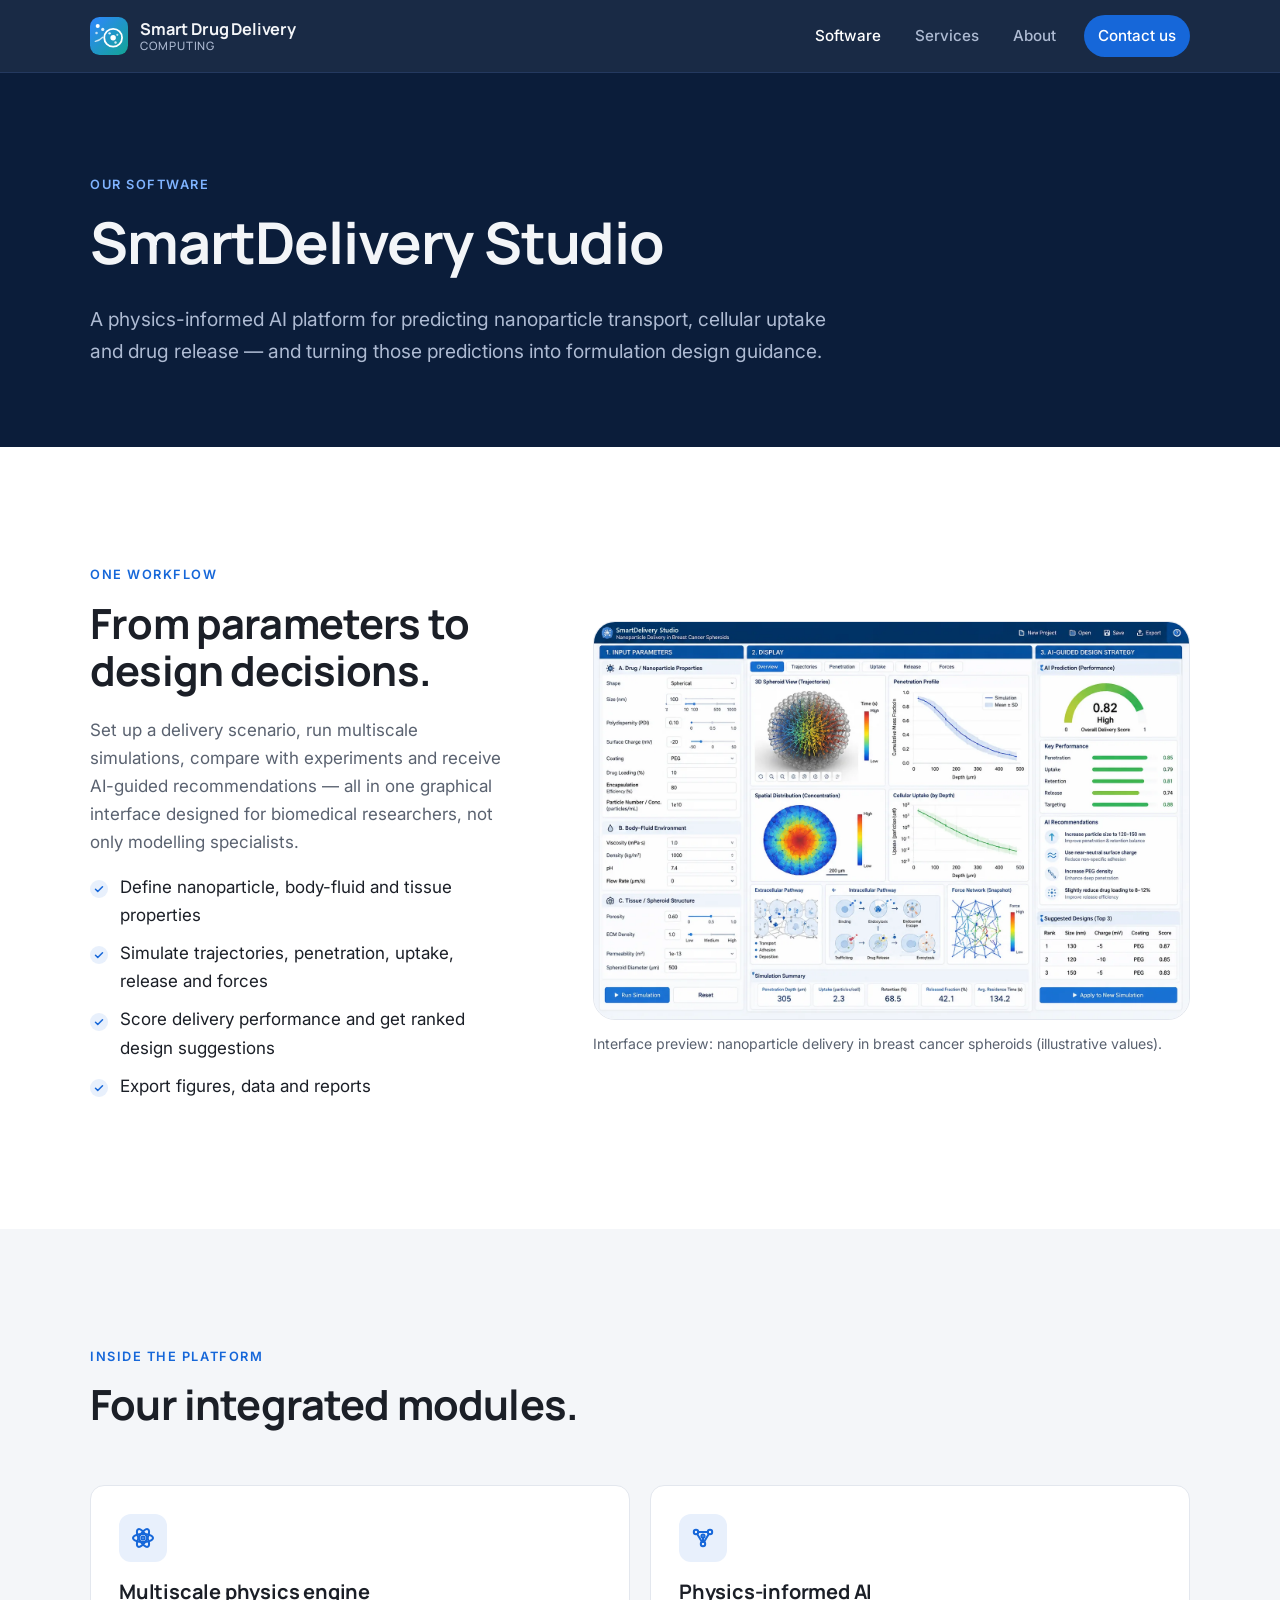
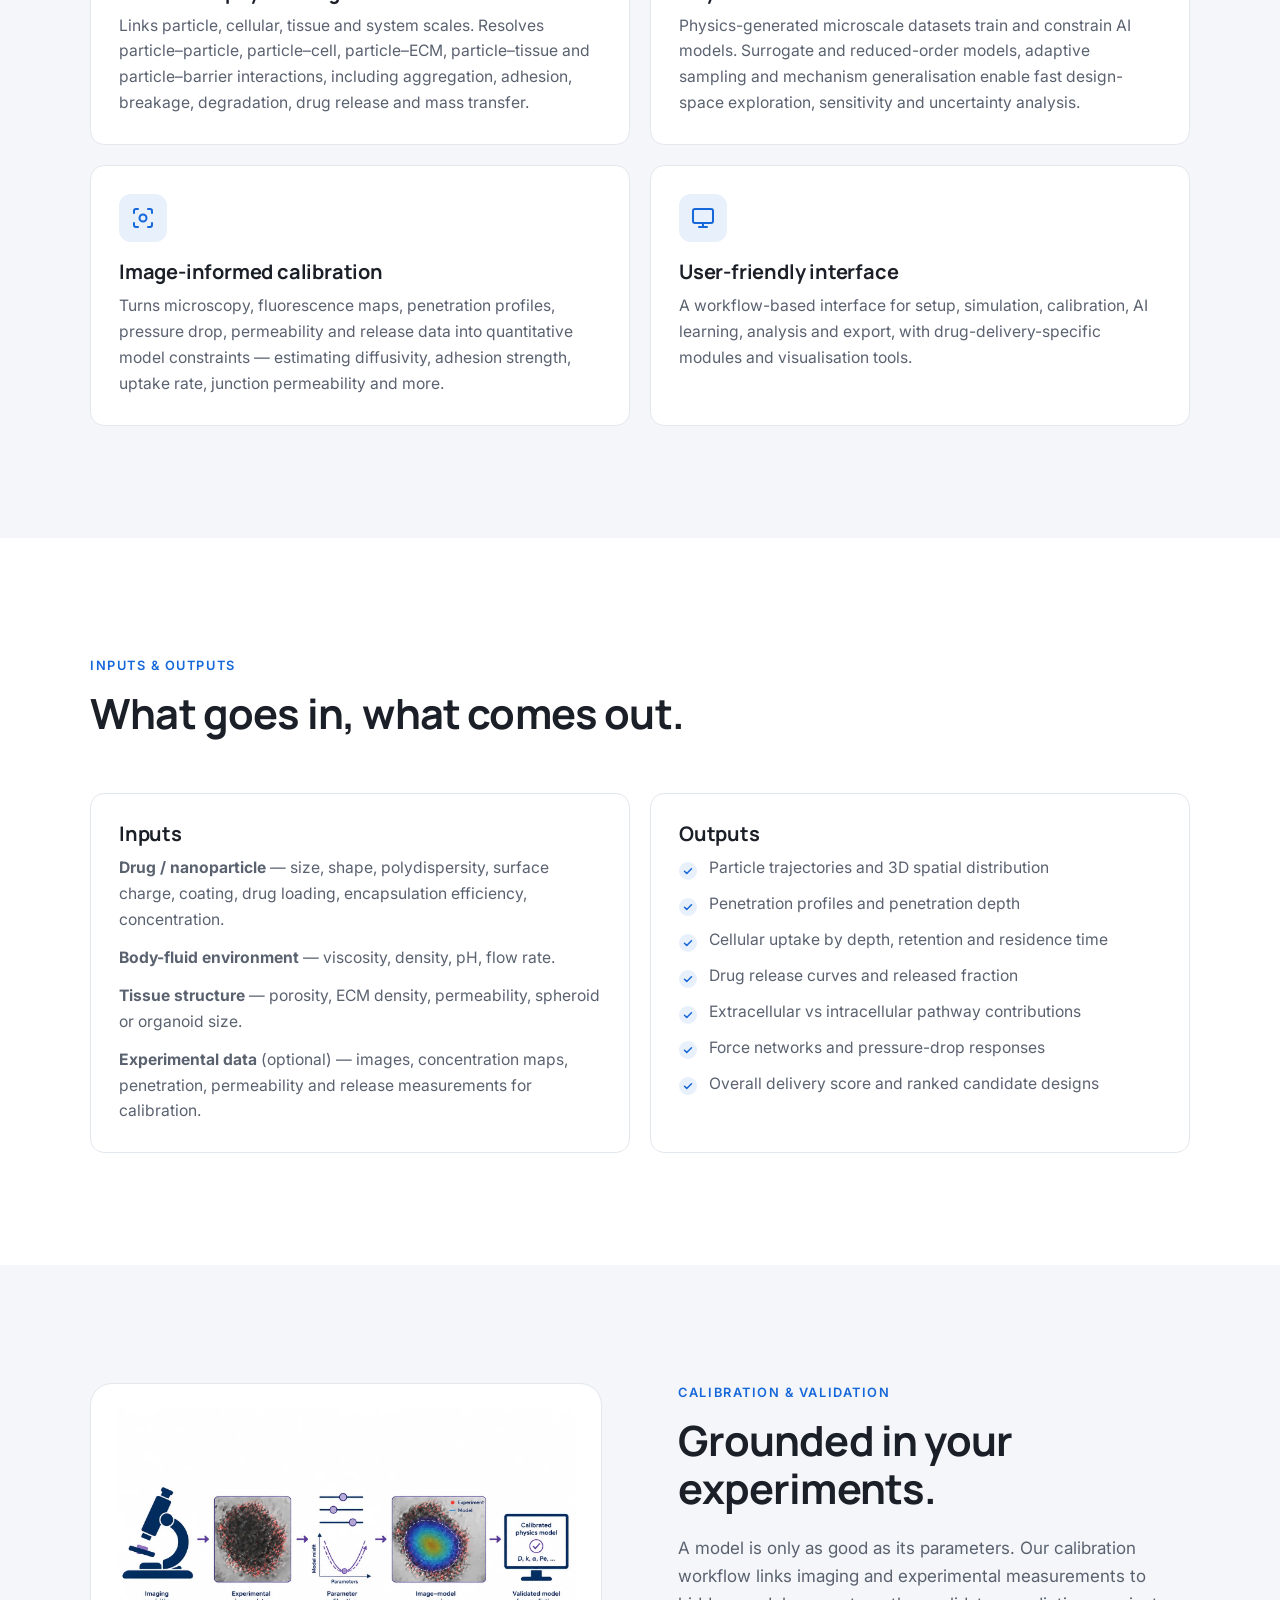
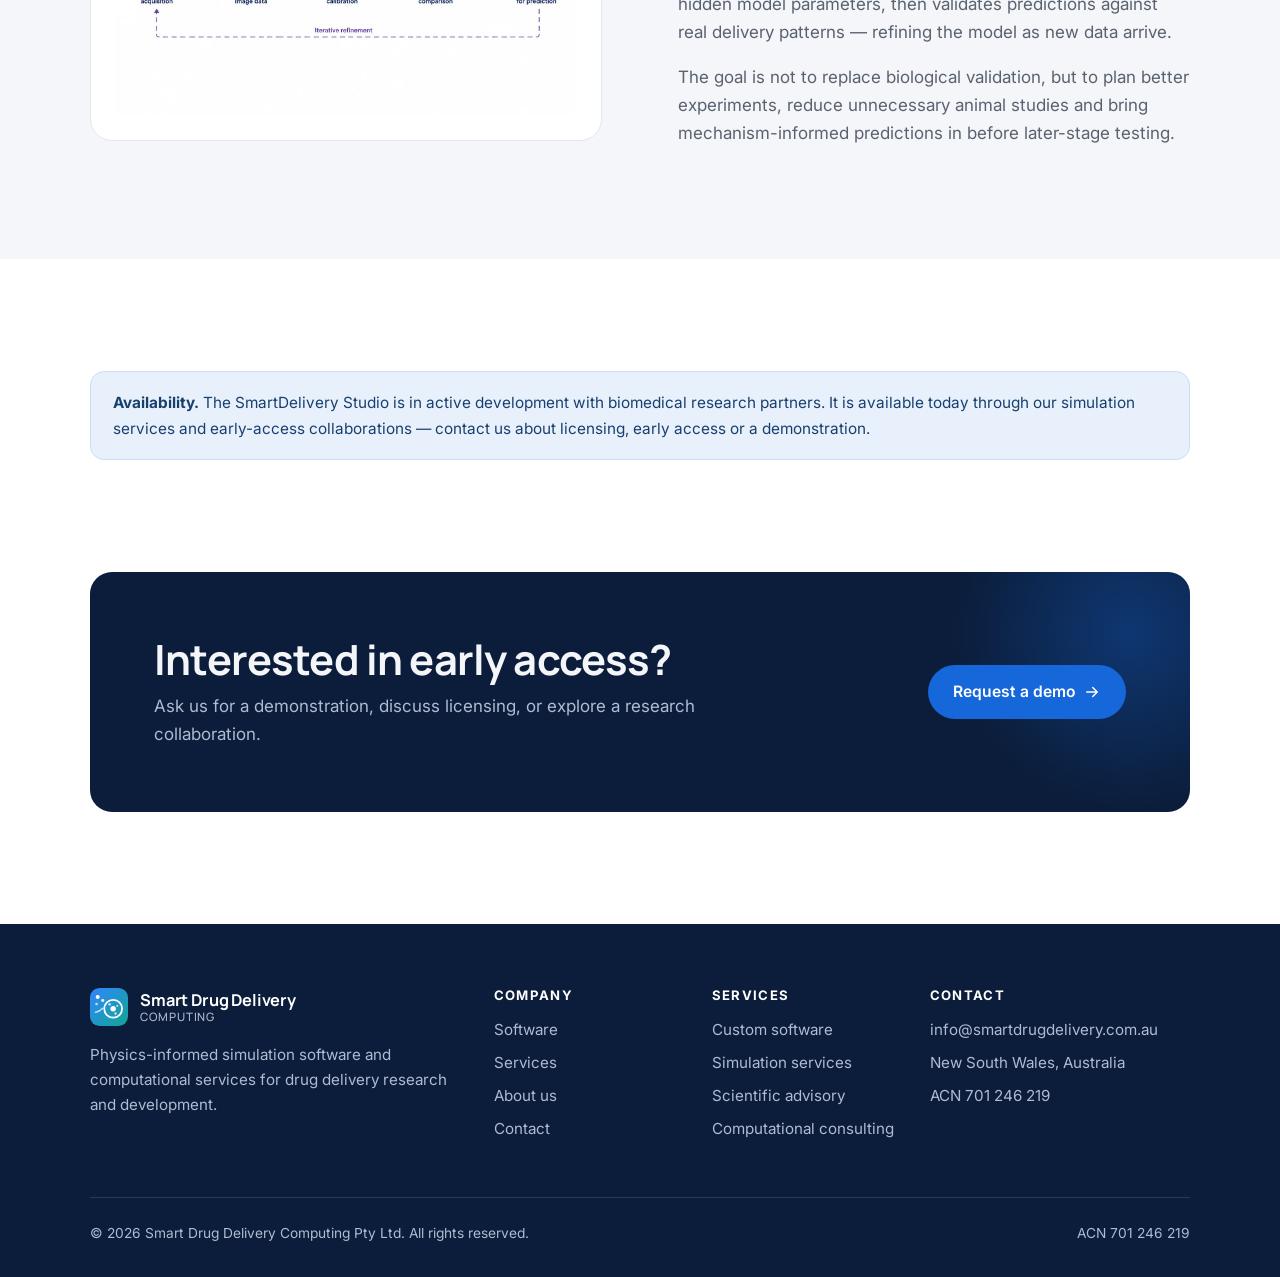
<file: software.html>
<!doctype html>
<html lang="en-AU">
<head>
<meta charset="utf-8">
<meta name="viewport" content="width=device-width, initial-scale=1">
<title>Software — SmartDelivery Studio | Smart Drug Delivery Computing</title>
<meta name="description" content="The SmartDelivery Studio: physics-informed AI software for predicting nanoparticle transport, cellular uptake and drug release, with AI-guided formulation design.">
<meta name="theme-color" content="#0b1d3a">
<link rel="icon" href="assets/img/logo.svg" type="image/svg+xml">
<meta property="og:type" content="website">
<meta property="og:site_name" content="Smart Drug Delivery Computing">
<meta property="og:title" content="Software — SmartDelivery Studio | Smart Drug Delivery Computing">
<meta property="og:description" content="The SmartDelivery Studio: physics-informed AI software for predicting nanoparticle transport, cellular uptake and drug release, with AI-guided formulation design.">
<meta property="og:image" content="https://smartdrugdelivery.com.au/assets/img/og-image.jpg">
<meta name="twitter:card" content="summary_large_image">
<link rel="preconnect" href="https://fonts.googleapis.com">
<link rel="preconnect" href="https://fonts.gstatic.com" crossorigin>
<link href="https://fonts.googleapis.com/css2?family=Inter:wght@400;500;600&family=Manrope:wght@500;600;700&display=swap" rel="stylesheet">
<link rel="stylesheet" href="assets/css/style.css">
<script>document.documentElement.classList.add('js');</script>
<script src="assets/js/main.js" defer></script>
</head>
<body>
<a class="skip-link" href="#main">Skip to content</a>
<header class="site-header">
  <nav class="container nav" aria-label="Main">
    <a class="brand" href="index.html">
      <img src="assets/img/logo.svg" alt="" width="38" height="38">
      <span class="brand-name">Smart Drug Delivery<small>Computing</small></span>
    </a>
    <button class="nav-toggle" type="button" aria-controls="nav-links" aria-expanded="false" aria-label="Open menu"><svg viewBox="0 0 24 24" fill="none" stroke="currentColor" stroke-width="2" stroke-linecap="round" stroke-linejoin="round" aria-hidden="true"><path d="M3 6h18M3 12h18M3 18h18"/></svg></button>
    <ul class="nav-links" id="nav-links">
      <li><a href="software.html" aria-current="page">Software</a></li>
      <li><a href="services.html">Services</a></li>
      <li><a href="about.html">About</a></li>
      <li class="nav-cta"><a href="contact.html">Contact us</a></li>
    </ul>
  </nav>
</header>
<main id="main">

<section class="page-hero">
  <div class="container">
    <span class="eyebrow">Our software</span>
    <h1>SmartDelivery Studio</h1>
    <p>A physics-informed AI platform for predicting nanoparticle transport, cellular uptake and drug release &mdash; and turning those predictions into formulation design guidance.</p>
  </div>
</section>

<section class="section">
  <div class="container">
    <div class="split wide-media">
      <div class="reveal">
        <span class="eyebrow">One workflow</span>
        <h2>From parameters to design decisions.</h2>
        <p class="muted">Set up a delivery scenario, run multiscale simulations, compare with experiments and receive AI-guided recommendations &mdash; all in one graphical interface designed for biomedical researchers, not only modelling specialists.</p>
        <ul class="checklist">
          <li>Define nanoparticle, body-fluid and tissue properties</li>
          <li>Simulate trajectories, penetration, uptake, release and forces</li>
          <li>Score delivery performance and get ranked design suggestions</li>
          <li>Export figures, data and reports</li>
        </ul>
      </div>
      <figure class="reveal">
        <div class="media-frame"><img src="assets/img/platform-gui.webp" width="1536" height="1024" alt="SmartDelivery Studio interface with input parameters, simulation display and AI-guided design strategy panels."></div>
        <figcaption>Interface preview: nanoparticle delivery in breast cancer spheroids (illustrative values).</figcaption>
      </figure>
    </div>
  </div>
</section>

<section class="section section-soft">
  <div class="container">
    <div class="section-head reveal">
      <span class="eyebrow">Inside the platform</span>
      <h2>Four integrated modules.</h2>
    </div>
    <div class="grid grid-2">
      <div class="card reveal">
        <span class="icon"><svg viewBox="0 0 24 24" fill="none" stroke="currentColor" stroke-width="2" stroke-linecap="round" stroke-linejoin="round" aria-hidden="true"><circle cx="12" cy="12" r="1.6"/><ellipse cx="12" cy="12" rx="10" ry="4"/><ellipse cx="12" cy="12" rx="10" ry="4" transform="rotate(60 12 12)"/><ellipse cx="12" cy="12" rx="10" ry="4" transform="rotate(120 12 12)"/></svg></span>
        <h3>Multiscale physics engine</h3>
        <p>Links particle, cellular, tissue and system scales. Resolves particle&ndash;particle, particle&ndash;cell, particle&ndash;ECM, particle&ndash;tissue and particle&ndash;barrier interactions, including aggregation, adhesion, breakage, degradation, drug release and mass transfer.</p>
      </div>
      <div class="card reveal">
        <span class="icon"><svg viewBox="0 0 24 24" fill="none" stroke="currentColor" stroke-width="2" stroke-linecap="round" stroke-linejoin="round" aria-hidden="true"><circle cx="5" cy="6" r="2.2"/><circle cx="19" cy="6" r="2.2"/><circle cx="12" cy="18" r="2.2"/><circle cx="12" cy="10" r="1.6"/><path d="M7.2 6h9.6M6.2 8l4.8 8M17.8 8l-4.8 8M12 11.6v4.2"/></svg></span>
        <h3>Physics-informed AI</h3>
        <p>Physics-generated microscale datasets train and constrain AI models. Surrogate and reduced-order models, adaptive sampling and mechanism generalisation enable fast design-space exploration, sensitivity and uncertainty analysis.</p>
      </div>
      <div class="card reveal">
        <span class="icon"><svg viewBox="0 0 24 24" fill="none" stroke="currentColor" stroke-width="2" stroke-linecap="round" stroke-linejoin="round" aria-hidden="true"><path d="M3 7V5a2 2 0 0 1 2-2h2M17 3h2a2 2 0 0 1 2 2v2M21 17v2a2 2 0 0 1-2 2h-2M7 21H5a2 2 0 0 1-2-2v-2"/><circle cx="12" cy="12" r="3.5"/></svg></span>
        <h3>Image-informed calibration</h3>
        <p>Turns microscopy, fluorescence maps, penetration profiles, pressure drop, permeability and release data into quantitative model constraints &mdash; estimating diffusivity, adhesion strength, uptake rate, junction permeability and more.</p>
      </div>
      <div class="card reveal">
        <span class="icon"><svg viewBox="0 0 24 24" fill="none" stroke="currentColor" stroke-width="2" stroke-linecap="round" stroke-linejoin="round" aria-hidden="true"><rect x="2" y="3" width="20" height="14" rx="2"/><path d="M8 21h8M12 17v4"/></svg></span>
        <h3>User-friendly interface</h3>
        <p>A workflow-based interface for setup, simulation, calibration, AI learning, analysis and export, with drug-delivery-specific modules and visualisation tools.</p>
      </div>
    </div>
  </div>
</section>

<section class="section">
  <div class="container">
    <div class="section-head reveal">
      <span class="eyebrow">Inputs &amp; outputs</span>
      <h2>What goes in, what comes out.</h2>
    </div>
    <div class="grid grid-2">
      <div class="card reveal">
        <h3 class="mt-0">Inputs</h3>
        <p><strong>Drug / nanoparticle</strong> &mdash; size, shape, polydispersity, surface charge, coating, drug loading, encapsulation efficiency, concentration.</p>
        <p style="margin-top:12px"><strong>Body-fluid environment</strong> &mdash; viscosity, density, pH, flow rate.</p>
        <p style="margin-top:12px"><strong>Tissue structure</strong> &mdash; porosity, ECM density, permeability, spheroid or organoid size.</p>
        <p style="margin-top:12px"><strong>Experimental data</strong> (optional) &mdash; images, concentration maps, penetration, permeability and release measurements for calibration.</p>
      </div>
      <div class="card reveal">
        <h3 class="mt-0">Outputs</h3>
        <ul class="checklist mb-0 muted">
          <li>Particle trajectories and 3D spatial distribution</li>
          <li>Penetration profiles and penetration depth</li>
          <li>Cellular uptake by depth, retention and residence time</li>
          <li>Drug release curves and released fraction</li>
          <li>Extracellular vs intracellular pathway contributions</li>
          <li>Force networks and pressure-drop responses</li>
          <li>Overall delivery score and ranked candidate designs</li>
        </ul>
      </div>
    </div>
  </div>
</section>

<section class="section section-soft">
  <div class="container split reverse">
    <div class="reveal">
      <span class="eyebrow">Calibration &amp; validation</span>
      <h2>Grounded in your experiments.</h2>
      <p class="muted">A model is only as good as its parameters. Our calibration workflow links imaging and experimental measurements to hidden model parameters, then validates predictions against real delivery patterns &mdash; refining the model as new data arrive.</p>
      <p class="muted mb-0">The goal is not to replace biological validation, but to plan better experiments, reduce unnecessary animal studies and bring mechanism-informed predictions in before later-stage testing.</p>
    </div>
    <figure class="media-frame pad reveal">
      <img src="assets/img/calibration-workflow.webp" width="1536" height="1024" alt="Calibration workflow: imaging acquisition, experimental image data, parameter calibration, image&ndash;model comparison and a validated model for prediction, with iterative refinement.">
    </figure>
  </div>
</section>

<section class="section">
  <div class="container">
    <div class="note reveal"><strong>Availability.</strong> The SmartDelivery Studio is in active development with biomedical research partners. It is available today through our simulation services and early-access collaborations &mdash; contact us about licensing, early access or a demonstration.</div>
  </div>
</section>

<section class="section section-cta">
  <div class="container">
    <div class="cta-band reveal">
      <div>
        <h2>Interested in early access?</h2>
        <p>Ask us for a demonstration, discuss licensing, or explore a research collaboration.</p>
      </div>
      <a class="btn btn-primary" href="contact.html">Request a demo <svg viewBox="0 0 24 24" fill="none" stroke="currentColor" stroke-width="2" stroke-linecap="round" stroke-linejoin="round" aria-hidden="true"><path d="M5 12h14M13 6l6 6-6 6"/></svg></a>
    </div>
  </div>
</section>
</main>
<footer class="site-footer">
  <div class="container">
    <div class="footer-grid">
      <div class="footer-brand">
        <a class="brand" href="index.html">
          <img src="assets/img/logo.svg" alt="" width="38" height="38">
          <span class="brand-name">Smart Drug Delivery<small>Computing</small></span>
        </a>
        <p>Physics-informed simulation software and computational services for drug delivery research and development.</p>
      </div>
      <div>
        <h4>Company</h4>
        <ul>
          <li><a href="software.html">Software</a></li>
          <li><a href="services.html">Services</a></li>
          <li><a href="about.html">About us</a></li>
          <li><a href="contact.html">Contact</a></li>
        </ul>
      </div>
      <div>
        <h4>Services</h4>
        <ul>
          <li><a href="services.html#custom-software">Custom software</a></li>
          <li><a href="services.html#simulation-services">Simulation services</a></li>
          <li><a href="services.html#advisory">Scientific advisory</a></li>
          <li><a href="services.html#consulting">Computational consulting</a></li>
        </ul>
      </div>
      <div>
        <h4>Contact</h4>
        <ul>
          <li><a href="mailto:info@smartdrugdelivery.com.au">info@smartdrugdelivery.com.au</a></li>
          <li>New South Wales, Australia</li>
          <li>ACN 701 246 219</li>
        </ul>
      </div>
    </div>
    <div class="footer-bottom">
      <span>&copy; <span id="year">2026</span> Smart Drug Delivery Computing Pty Ltd. All rights reserved.</span>
      <span>ACN 701 246 219</span>
    </div>
  </div>
</footer>
</body>
</html>
</file>
<file: assets/css/style.css>
/* ============================================================
   Smart Drug Delivery Computing — site stylesheet
   ============================================================ */

:root {
  --ink: #0b1d3a;          /* deep navy: hero / header / footer background */
  --ink-2: #13284d;        /* raised surfaces on dark */
  --line-dark: #24395f;
  --text: #1b1f27;
  --text-muted: #5a6270;
  --text-on-dark: #f3f5f8;
  --text-on-dark-muted: #aebbd3;
  --bg: #ffffff;
  --bg-soft: #f4f6f9;
  --line: #e3e7ee;
  --accent: #1667d9;
  --accent-hover: #0f55b8;
  --accent-soft: #e8f0fc;
  --teal: #12a594;
  --radius: 14px;
  --radius-lg: 22px;
  --max: 1180px;
  --gutter: clamp(16px, 4vw, 40px);
  --font-head: "Manrope", system-ui, -apple-system, "Segoe UI", sans-serif;
  --font-body: "Inter", system-ui, -apple-system, "Segoe UI", sans-serif;
}

*,
*::before,
*::after { box-sizing: border-box; }

html { scroll-behavior: smooth; -webkit-text-size-adjust: 100%; }

body {
  margin: 0;
  font-family: var(--font-body);
  font-size: 17px;
  line-height: 1.65;
  color: var(--text);
  background: var(--bg);
  -webkit-font-smoothing: antialiased;
}

img { max-width: 100%; height: auto; display: block; }

a { color: var(--accent); text-decoration: none; }
a:hover { text-decoration: underline; }

h1, h2, h3, h4 {
  font-family: var(--font-head);
  line-height: 1.15;
  letter-spacing: -0.02em;
  margin: 0 0 0.5em;
  color: inherit;
}
h1 { font-size: clamp(2.3rem, 5.6vw, 4.4rem); font-weight: 700; }
h2 { font-size: clamp(1.75rem, 3.4vw, 2.6rem); font-weight: 700; }
h3 { font-size: 1.25rem; font-weight: 700; letter-spacing: -0.01em; }
p { margin: 0 0 1em; }

.container { width: 100%; max-width: var(--max); margin: 0 auto; padding: 0 var(--gutter); }

.skip-link {
  position: absolute; left: -999px; top: 8px; z-index: 100;
  background: #fff; color: var(--ink); padding: 8px 14px; border-radius: 8px;
}
.skip-link:focus { left: 8px; }

/* ---------- Header ---------- */
.site-header {
  position: sticky; top: 0; z-index: 50;
  background: rgba(11, 29, 58, 0.94);
  backdrop-filter: saturate(160%) blur(10px);
  -webkit-backdrop-filter: saturate(160%) blur(10px);
  border-bottom: 1px solid var(--line-dark);
}
.nav { display: flex; align-items: center; justify-content: space-between; height: 72px; gap: 24px; }

.brand { display: flex; align-items: center; gap: 12px; color: var(--text-on-dark); }
.brand:hover { text-decoration: none; }
.brand img { width: 38px; height: 38px; }
.brand-name { font-family: var(--font-head); font-weight: 700; font-size: 1.02rem; line-height: 1.15; letter-spacing: -0.01em; }
.brand-name small { display: block; font-weight: 500; font-size: 0.72rem; letter-spacing: 0.08em; color: var(--text-on-dark-muted); text-transform: uppercase; }

.nav-links { display: flex; align-items: center; gap: 6px; list-style: none; margin: 0; padding: 0; }
.nav-links a {
  display: block; padding: 8px 14px; border-radius: 999px;
  color: var(--text-on-dark-muted); font-size: 0.95rem; font-weight: 500;
}
.nav-links a:hover { color: #fff; text-decoration: none; background: var(--ink-2); }
.nav-links a[aria-current="page"] { color: #fff; }
.nav-links .nav-cta a { background: var(--accent); color: #fff; margin-left: 8px; }
.nav-links .nav-cta a:hover { background: var(--accent-hover); }

.nav-toggle {
  display: none; background: none; border: 1px solid var(--line-dark); border-radius: 10px;
  width: 44px; height: 44px; color: #fff; cursor: pointer; padding: 0;
  align-items: center; justify-content: center;
}
.nav-toggle svg { width: 22px; height: 22px; }

@media (max-width: 860px) {
  .nav-toggle { display: inline-flex; }
  .nav-links {
    display: none; position: absolute; top: 72px; left: 0; right: 0;
    flex-direction: column; align-items: stretch; gap: 0;
    background: var(--ink); border-bottom: 1px solid var(--line-dark);
    padding: 8px var(--gutter) 20px;
  }
  .nav-links.open { display: flex; }
  .nav-links a { padding: 14px 4px; border-radius: 0; border-bottom: 1px solid var(--line-dark); font-size: 1.05rem; }
  .nav-links a:hover { background: none; }
  .nav-links .nav-cta a { margin: 16px 0 0; text-align: center; border-radius: 999px; border: 0; }
}

/* ---------- Buttons ---------- */
.btn {
  display: inline-flex; align-items: center; gap: 8px;
  padding: 13px 24px; border-radius: 999px;
  font-family: var(--font-body); font-weight: 600; font-size: 0.98rem;
  border: 1px solid transparent; cursor: pointer; transition: background .15s, border-color .15s, color .15s;
}
.btn:hover { text-decoration: none; }
.btn-primary { background: var(--accent); color: #fff; }
.btn-primary:hover { background: var(--accent-hover); }
.btn-ghost { border-color: #3a404c; color: var(--text-on-dark); }
.btn-ghost:hover { border-color: #fff; }
.btn-outline { border-color: var(--line); color: var(--text); background: #fff; }
.btn-outline:hover { border-color: var(--text); }
.btn svg { width: 18px; height: 18px; }
.btn-row { display: flex; flex-wrap: wrap; gap: 12px; }

/* ---------- Hero (dark) ---------- */
.hero { background: var(--ink); color: var(--text-on-dark); padding: clamp(56px, 9vw, 110px) 0 0; overflow: hidden; }
.hero .eyebrow { color: #7fb3ff; }
.hero h1 { max-width: 19ch; }
.hero-lead { font-size: clamp(1.05rem, 1.6vw, 1.25rem); color: var(--text-on-dark-muted); max-width: 60ch; margin-bottom: 32px; }
.hero-media {
  margin-top: clamp(40px, 6vw, 72px);
  border-radius: var(--radius-lg) var(--radius-lg) 0 0;
  overflow: hidden; border: 1px solid var(--line-dark); border-bottom: 0;
  box-shadow: 0 -20px 80px rgba(22, 103, 217, 0.18);
}
.hero-media img { width: 100%; }

.page-hero { background: var(--ink); color: var(--text-on-dark); padding: clamp(56px, 8vw, 96px) 0 clamp(48px, 7vw, 80px); }
.page-hero h1 { font-size: clamp(2.1rem, 4.6vw, 3.6rem); max-width: 20ch; }
.page-hero p { color: var(--text-on-dark-muted); font-size: clamp(1.05rem, 1.5vw, 1.2rem); max-width: 62ch; margin: 0; }

.eyebrow {
  display: inline-block; font-size: 0.8rem; font-weight: 600; letter-spacing: 0.12em;
  text-transform: uppercase; color: var(--accent); margin-bottom: 14px;
}

/* ---------- Sections ---------- */
.section { padding: clamp(64px, 9vw, 112px) 0; }
.section-soft { background: var(--bg-soft); }
.section-dark { background: var(--ink); color: var(--text-on-dark); }
.section-dark p { color: var(--text-on-dark-muted); }
.section-head { max-width: 760px; margin-bottom: clamp(36px, 5vw, 56px); }
.section-head p { color: var(--text-muted); font-size: 1.1rem; margin: 0; }
.section-dark .section-head p { color: var(--text-on-dark-muted); }
.center { text-align: center; margin-left: auto; margin-right: auto; }

.lead { font-size: clamp(1.15rem, 2vw, 1.45rem); line-height: 1.55; color: var(--text); max-width: 46ch; font-family: var(--font-head); font-weight: 500; letter-spacing: -0.01em; }

/* ---------- Grids & cards ---------- */
.grid { display: grid; gap: 20px; }
.grid-2 { grid-template-columns: repeat(2, minmax(0, 1fr)); }
.grid-3 { grid-template-columns: repeat(3, minmax(0, 1fr)); }
.grid-4 { grid-template-columns: repeat(4, minmax(0, 1fr)); }
@media (max-width: 980px) { .grid-4 { grid-template-columns: repeat(2, minmax(0, 1fr)); } .grid-3 { grid-template-columns: repeat(2, minmax(0, 1fr)); } }
@media (max-width: 640px) { .grid-2, .grid-3, .grid-4 { grid-template-columns: 1fr; } }

.card {
  background: #fff; border: 1px solid var(--line); border-radius: var(--radius);
  padding: 28px; display: flex; flex-direction: column;
}
.card p { color: var(--text-muted); margin: 0; font-size: 0.98rem; }
.card h3 { margin-top: 18px; }
.card .card-link { margin-top: auto; padding-top: 18px; font-weight: 600; font-size: 0.95rem; }
a.card { color: inherit; transition: border-color .15s, transform .15s, box-shadow .15s; }
a.card:hover { text-decoration: none; border-color: #b9c6da; transform: translateY(-2px); box-shadow: 0 10px 30px rgba(16, 24, 40, 0.06); }

.section-dark .card { background: var(--ink-2); border-color: var(--line-dark); }
.section-dark .card p { color: var(--text-on-dark-muted); }

.icon {
  width: 48px; height: 48px; border-radius: 12px;
  display: inline-flex; align-items: center; justify-content: center;
  background: var(--accent-soft); color: var(--accent);
}
.icon svg { width: 24px; height: 24px; }
.section-dark .icon { background: rgba(22, 103, 217, 0.18); color: #7fb3ff; }

.num {
  font-family: var(--font-head); font-weight: 700; font-size: 0.85rem; letter-spacing: 0.08em;
  color: var(--accent); text-transform: uppercase;
}

/* ---------- Split (text + media) ---------- */
.split { display: grid; grid-template-columns: 1fr 1fr; gap: clamp(32px, 6vw, 80px); align-items: center; }
.split.wide-media { grid-template-columns: 5fr 7fr; }
.split.reverse > :first-child { order: 2; }
@media (max-width: 900px) {
  .split, .split.wide-media { grid-template-columns: 1fr; }
  .split.reverse > :first-child { order: 0; }
}
.media-frame { border-radius: var(--radius-lg); overflow: hidden; border: 1px solid var(--line); background: #fff; }
.media-frame.pad { padding: clamp(12px, 2vw, 24px); }
figure { margin: 0; }
figcaption { font-size: 0.88rem; color: var(--text-muted); margin-top: 12px; }

/* ---------- Lists ---------- */
.checklist { list-style: none; padding: 0; margin: 0 0 1em; }
.checklist li { position: relative; padding-left: 30px; margin-bottom: 10px; }
.checklist li::before {
  content: ""; position: absolute; left: 0; top: 0.42em; width: 18px; height: 18px; border-radius: 50%;
  background: var(--accent-soft) url("data:image/svg+xml,%3Csvg xmlns='http://www.w3.org/2000/svg' viewBox='0 0 24 24' fill='none' stroke='%231667d9' stroke-width='3' stroke-linecap='round' stroke-linejoin='round'%3E%3Cpath d='M5 12.5l4.5 4.5L19 7.5'/%3E%3C/svg%3E") center / 12px no-repeat;
}
.section-dark .checklist li::before { background-color: rgba(22, 103, 217, 0.22); }

.tags { display: flex; flex-wrap: wrap; gap: 8px; list-style: none; padding: 0; margin: 0; }
.tags li { font-size: 0.88rem; padding: 6px 12px; border-radius: 999px; background: var(--bg-soft); border: 1px solid var(--line); color: var(--text); }

/* ---------- Approach flow ---------- */
.flow { display: grid; grid-template-columns: repeat(3, minmax(0, 1fr)); gap: 20px; counter-reset: step; }
.flow .card { position: relative; }
@media (max-width: 860px) { .flow { grid-template-columns: 1fr; } }

/* ---------- Steps (process) ---------- */
.steps { list-style: none; margin: 0; padding: 0; display: grid; grid-template-columns: repeat(4, minmax(0, 1fr)); gap: 20px; }
.steps li { border-top: 2px solid var(--accent); padding-top: 18px; }
.steps h3 { margin-top: 6px; font-size: 1.1rem; }
.steps p { color: var(--text-muted); font-size: 0.96rem; margin: 0; }
@media (max-width: 900px) { .steps { grid-template-columns: repeat(2, minmax(0, 1fr)); } }
@media (max-width: 560px) { .steps { grid-template-columns: 1fr; } }

/* ---------- Service blocks ---------- */
.service { display: grid; grid-template-columns: 64px 1fr; gap: 24px; padding: 40px 0; border-top: 1px solid var(--line); }
.service:first-child { border-top: 0; padding-top: 0; }
.service h2 { font-size: clamp(1.4rem, 2.4vw, 1.8rem); }
.service p { color: var(--text-muted); max-width: 70ch; }
.service .cols { display: grid; grid-template-columns: 1fr 1fr; gap: 8px 40px; margin-top: 8px; }
.service .cols h4 { font-size: 0.82rem; letter-spacing: 0.1em; text-transform: uppercase; color: var(--text-muted); margin: 8px 0 10px; font-family: var(--font-body); font-weight: 600; }
.service .icon { width: 56px; height: 56px; }
@media (max-width: 720px) {
  .service { grid-template-columns: 1fr; gap: 12px; }
  .service .cols { grid-template-columns: 1fr; }
}

/* ---------- Stats strip ---------- */
.facts { display: grid; grid-template-columns: repeat(4, minmax(0, 1fr)); gap: 0; border: 1px solid var(--line); border-radius: var(--radius); overflow: hidden; background: #fff; }
.facts div { padding: 22px 24px; border-left: 1px solid var(--line); }
.facts div:first-child { border-left: 0; }
.facts dt { font-size: 0.8rem; letter-spacing: 0.08em; text-transform: uppercase; color: var(--text-muted); margin-bottom: 4px; }
.facts dd { margin: 0; font-family: var(--font-head); font-weight: 700; font-size: 1.05rem; }
@media (max-width: 820px) {
  .facts { grid-template-columns: 1fr 1fr; }
  .facts div:nth-child(3) { border-left: 0; }
  .facts div:nth-child(n+3) { border-top: 1px solid var(--line); }
}
@media (max-width: 480px) {
  .facts { grid-template-columns: 1fr; }
  .facts div { border-left: 0; }
  .facts div + div { border-top: 1px solid var(--line); }
}

/* ---------- CTA band ---------- */
.cta-band { background: var(--ink); color: var(--text-on-dark); border-radius: var(--radius-lg); padding: clamp(36px, 6vw, 64px); display: flex; align-items: center; justify-content: space-between; gap: 32px; flex-wrap: wrap; position: relative; overflow: hidden; }
.cta-band::after { content: ""; position: absolute; right: -120px; top: -120px; width: 360px; height: 360px; border-radius: 50%; background: radial-gradient(circle, rgba(22,103,217,.35), transparent 70%); pointer-events: none; }
.cta-band h2 { margin: 0 0 8px; max-width: 22ch; }
.cta-band p { color: var(--text-on-dark-muted); margin: 0; max-width: 52ch; }
.cta-band > * { position: relative; z-index: 1; }

/* ---------- Contact ---------- */
.contact-grid { display: grid; grid-template-columns: 5fr 7fr; gap: clamp(32px, 6vw, 72px); align-items: start; }
@media (max-width: 900px) { .contact-grid { grid-template-columns: 1fr; } }
.contact-item { display: flex; gap: 16px; padding: 20px 0; border-bottom: 1px solid var(--line); }
.contact-item:first-of-type { padding-top: 0; }
.contact-item h3 { font-size: 1rem; margin: 0 0 2px; }
.contact-item p { margin: 0; color: var(--text-muted); }

.form { background: #fff; border: 1px solid var(--line); border-radius: var(--radius-lg); padding: clamp(22px, 4vw, 40px); }
.form-row { display: grid; grid-template-columns: 1fr 1fr; gap: 16px; }
@media (max-width: 560px) { .form-row { grid-template-columns: 1fr; } }
.field { margin-bottom: 18px; }
.field label { display: block; font-weight: 600; font-size: 0.92rem; margin-bottom: 6px; }
.field input, .field select, .field textarea {
  width: 100%; font: inherit; font-size: 1rem; color: var(--text);
  padding: 12px 14px; border: 1px solid #cfd6e1; border-radius: 10px; background: #fff;
}
.field textarea { min-height: 150px; resize: vertical; }
.field input:focus, .field select:focus, .field textarea:focus { outline: 2px solid var(--accent); outline-offset: 1px; border-color: var(--accent); }
.form-note { font-size: 0.86rem; color: var(--text-muted); margin: 14px 0 0; }

/* ---------- Footer ---------- */
.site-footer { background: var(--ink); color: var(--text-on-dark-muted); padding: 64px 0 32px; font-size: 0.95rem; }
.footer-grid { display: grid; grid-template-columns: 2fr 1fr 1fr 1.4fr; gap: 32px; }
@media (max-width: 860px) { .footer-grid { grid-template-columns: 1fr 1fr; } }
@media (max-width: 520px) { .footer-grid { grid-template-columns: 1fr; } }
.site-footer h4 { color: #fff; font-family: var(--font-body); font-size: 0.82rem; letter-spacing: 0.1em; text-transform: uppercase; margin-bottom: 14px; }
.site-footer ul { list-style: none; margin: 0; padding: 0; }
.site-footer li { margin-bottom: 8px; }
.site-footer a { color: var(--text-on-dark-muted); }
.site-footer a:hover { color: #fff; }
.footer-brand p { max-width: 38ch; margin-top: 16px; }
.footer-bottom { border-top: 1px solid var(--line-dark); margin-top: 48px; padding-top: 24px; display: flex; justify-content: space-between; gap: 16px; flex-wrap: wrap; font-size: 0.86rem; }

/* ---------- Utilities ---------- */
.mt-0 { margin-top: 0; }
.mb-0 { margin-bottom: 0; }
.muted { color: var(--text-muted); }
.note {
  background: var(--accent-soft); border: 1px solid #c9dcf8; color: #18406f;
  border-radius: var(--radius); padding: 18px 22px; font-size: 0.96rem;
}

.js .reveal { opacity: 0; transform: translateY(14px); transition: opacity .6s ease, transform .6s ease; }
.js .reveal.in { opacity: 1; transform: none; }
@media (prefers-reduced-motion: reduce) {
  html { scroll-behavior: auto; }
  .js .reveal { opacity: 1; transform: none; transition: none; }
}

/* ---------- Refinements ---------- */
.page-hero .eyebrow { color: #7fb3ff; }
.card .card-link { color: var(--accent); }
.card h3.mt-0 { margin-top: 0; }
.card .checklist { font-size: 0.98rem; }
.site-footer .brand { color: #fff; }
.split.align-start { align-items: start; }
.section:not(.section-soft):not(.section-dark) + .section-cta { padding-top: 0; }
.icon { flex-shrink: 0; }
</file>
